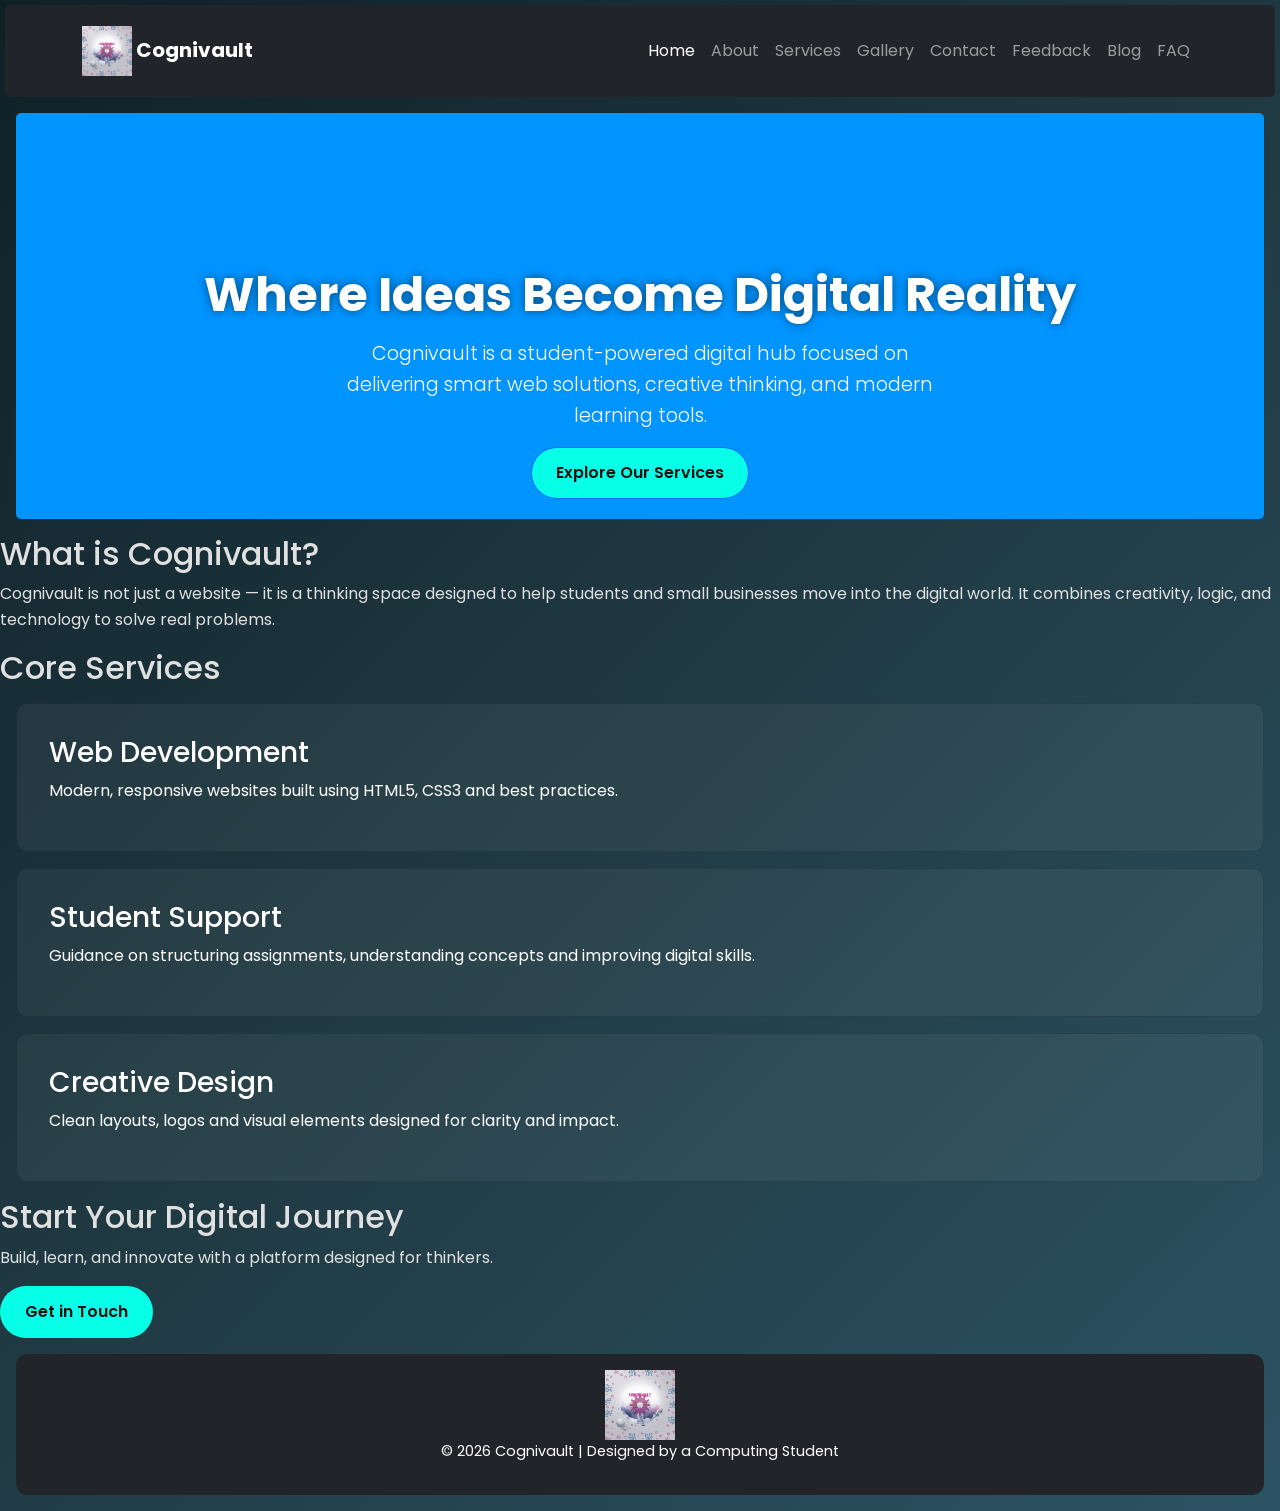
<file: index.html>
<!DOCTYPE html> 

<html lang="en"> 

<head> 

    <meta charset="UTF-8"> 

    <meta name="viewport" content="width=device-width, initial-scale=1.0"> 

    <title>Cognivault | Smart Solutions, Student Innovation</title> 

    <!--Bootsrap CSS-->
    <link rel="stylesheet" href="https://cdn.jsdelivr.net/npm/bootstrap@5.3.2/dist/css/bootstrap.min.css"> 

    <!--Custom CSS-->
    <link rel="stylesheet" href="css/styles.css">

    <!-- Google Fonts--> 
    <link rel="stylesheet" href="https://fonts.googleapis.com/css2?family=Poppins:wght@300;500;700&display=swap"> 

</head> 

 

<body> 

 

    <!-- NAVIGATION --> 
<nav class="navbar navbar-expand-lg navbar-dark bg-dark"> 

  <div class="container"> 
      
    <!--Logo+Brand-->
    <a class="navbar-brand fw-bold" href="index.html">
      <img src="./images/logo.png" alt="Cognivault Logo" class="img-fluid nav-logo" loading="lazy"> 
      Cognivault
    </a>

    <!--Toggler-->
    <button class="navbar-toggler" type="button" data-bs-toggle="collapse" data-bs-target="#navMenu"> 

      <span class="navbar-toggler-icon"></span> 

    </button> 
      

    <div class="collapse navbar-collapse" id="navMenu"> 

      <ul class="navbar-nav ms-auto"> 

        <li class="nav-item"><a class="nav-link active" href="index.HTML">Home</a></li> 

        <li class="nav-item"><a class="nav-link" href="about.html">About</a></li> 

        <li class="nav-item"><a class="nav-link" href="services.html">Services</a></li> 

        <li class="nav-item"><a class="nav-link" href="gallery.html">Gallery</a></li> 

        <li class="nav-item"><a class="nav-link" href="contact.html">Contact</a></li> 
          
        <li class="nav-item"><a class="nav-link" href="feedback.html">Feedback</a></li> 
          
          <li class="nav-item"><a class="nav-link" href="blog.html">Blog</a></li>
            
        <li class="nav-item"><a class="nav-link" href="faq.html">FAQ</a></li> 

      </ul> 

    </div> 

  </div> 

</nav> 

 
    <!-- HERO SECTION --> 

  <section class="hero text-center"> 
      
            <!--Animated MP4 Logo-->
            <video autoplay loop muted playsinline preload="auto" class="hero-logo">
                <source src="./images/logo.mp4" type="video/mp4">
                <!--fallback image-->
            <img src="./images/logo.png" alt="Cognivault Logo" class="img-fluid hero-logo" loading="lazy">
            </video>

        <div class="container"> 

            <h2 class="display-5 fw-bold">Where Ideas Become Digital Reality</h2> 

            <p class="lead">Cognivault is a student-powered digital hub focused on delivering smart web solutions, creative thinking, and modern learning tools.</p> 

            <a href="services.html" class="btn btn-primary mt-3">Explore Our Services</a> 

        </div> 

    </section> 

 

    <!-- ABOUT PREVIEW --> 

    <section class="about-preview"> 

        <h2>What is Cognivault?</h2> 

        <p> 

            Cognivault is not just a website — it is a thinking space designed to  

            help students and small businesses move into the digital world.  

            It combines creativity, logic, and technology to solve real problems. 

        </p> 

    </section> 

 

    <!-- SERVICES PREVIEW --> 

    <section class="services-preview"> 

        <h2>Core Services</h2> 

 

        <div class="services-container"> 

            <div class="card"> 

                <h3>Web Development</h3> 

                <p>Modern, responsive websites built using HTML5, CSS3 and best practices.</p> 

            </div> 

 

            <div class="card"> 

                <h3>Student Support</h3> 

                <p>Guidance on structuring assignments, understanding concepts and improving digital skills.</p> 

            </div> 

 

            <div class="card"> 

                <h3>Creative Design</h3> 

                <p>Clean layouts, logos and visual elements designed for clarity and impact.</p> 

            </div> 

        </div> 

    </section> 

 

    <!-- CALL TO ACTION --> 

    <section class="cta"> 

        <h2>Start Your Digital Journey</h2> 

        <p>Build, learn, and innovate with a platform designed for thinkers.</p> 

        <a href="contact.html" class="btn">Get in Touch</a> 

    </section> 

 
    <!-- FOOTER -->
      <footer class="bg-dark text-white text-center py-3">
            <img src="./images/logo.png" alt="Cognivault Logo" class="img-fluid footer-logo" loading="lazy">
       <p>&copy; 2026 Cognivault | Designed by a Computing Student</p> 
      </footer>

    <!--Bootstrap JS Bundle-->
    <script src="https://cdn.jsdelivr.net/npm/bootstrap@5.3.2/dist/js/bootstrap.bundle.min.js"></script>
     
    <!--Custom JS-->
    <script src="js/script.js"></script>

</body> 

</html>
</file>
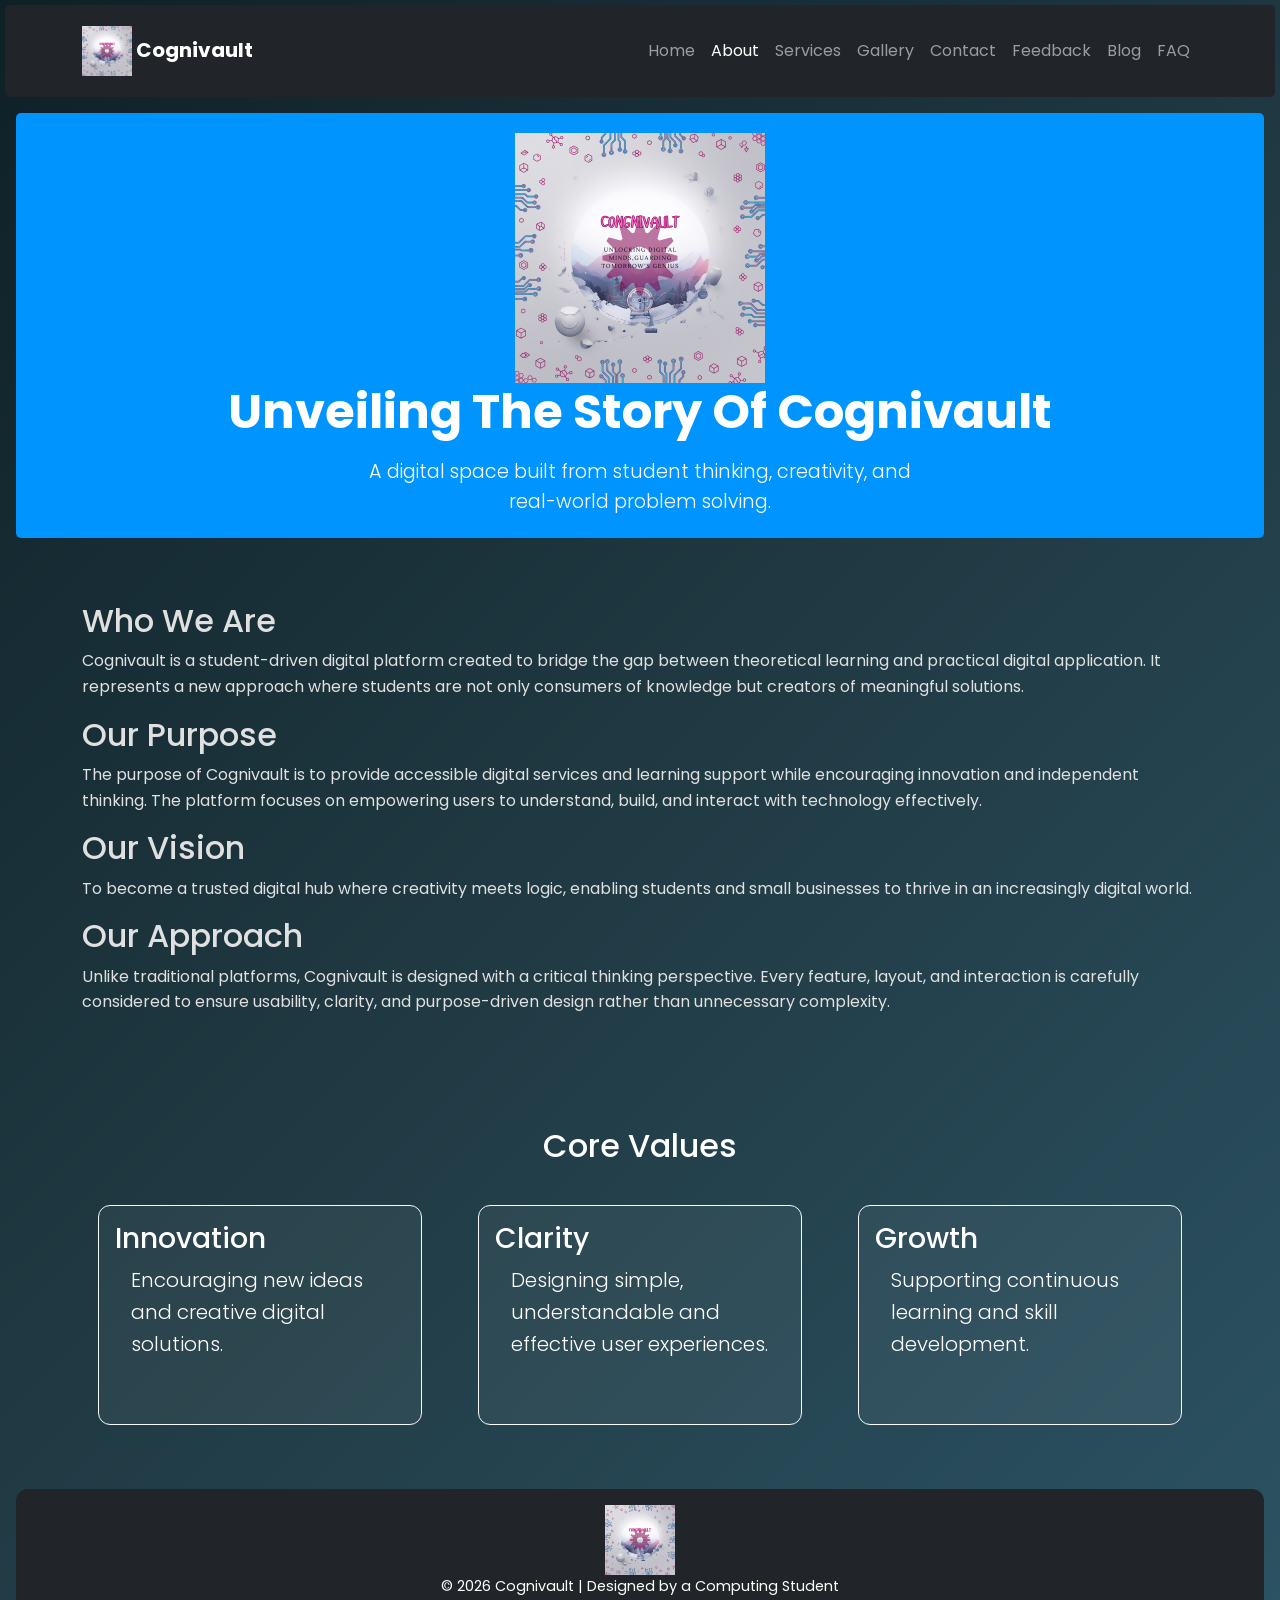
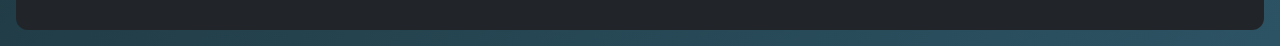
<file: about.html>
<!DOCTYPE html> 

<html lang="en"> 

<head> 

    <meta charset="UTF-8"> 

    <meta name="viewport" content="width=device-width, initial-scale=1.0"> 

    <title>About Cognivault | Shaping Digital Futures</title>
    
    <!--Bootsrap CSS-->
    <link rel="stylesheet" href="https://cdn.jsdelivr.net/npm/bootstrap@5.3.2/dist/css/bootstrap.min.css">

    <!--Custom CSS-->
    <link rel="stylesheet" href="css/styles.css"> 

    <!--Google fonts-->
    <link rel="stylesheet" href="https://fonts.googleapis.com/css2?family=Poppins:wght@300;500;700&display=swap"> 

</head> 

<body> 

    <!-- NAVIGATION --> 
<nav class="navbar navbar-expand-lg navbar-dark bg-dark"> 

  <div class="container"> 
      
    <!--Logo+Brand-->
    <a class="navbar-brand fw-bold" href=index.html>
      <img src="./images/logo.png" alt="Cognivault Logo" class="nav-logo" loading="lazy"> 
      Cognivault
    </a>
    
    <!--Toggler-->
    <button class="navbar-toggler" type="button" data-bs-toggle="collapse" data-bs-target="#navMenu"> 

      <span class="navbar-toggler-icon"></span> 

    </button>
      
    <!--Links-->
    <div class="collapse navbar-collapse" id="navMenu" > 

      <ul class="navbar-nav ms-auto"> 

        <li class="nav-item"><a class="nav-link" href="index.html">Home</a></li> 

        <li class="nav-item"><a class="nav-link active" href="about.html">About</a></li> 

        <li class="nav-item"><a class="nav-link" href="services.html">Services</a></li> 

        <li class="nav-item"><a class="nav-link" href="gallery.html">Gallery</a></li> 

        <li class="nav-item"><a class="nav-link" href="contact.html">Contact</a></li> 

        <li class="nav-item"><a class="nav-link" href="feedback.html">Feedback</a></li> 
          
        <li class="nav-item"><a class="nav-link" href="blog.html">Blog</a></li>
          
        <li class="nav-item"><a class="nav-link" href="faq.html">FAQ</a></li> 

      </ul> 

    </div> 

  </div> 

</nav> 
 
    <!-- ABOUT HERO --> 

  <section class="hero text-center"> 
      
            <img src="./images/logo.png" alt="Cognivault Logo" class="hero-logo" loading="lazy">

        <div class="container"> 

            <h1 class="display-5 fw-bold mb-3">Unveiling The Story Of Cognivault</h1> 

            <p class="lead px-3">A digital space built from student thinking, creativity, and real-world problem solving.</p> 

        </div> 

    </section> 

 

    <!-- MAIN ABOUT CONTENT --> 

    <section class="about-preview py-5"> 
      <div class="container">
        <h2>Who We Are</h2> 

        <p> 

            Cognivault is a student-driven digital platform created to bridge the gap between  

            theoretical learning and practical digital application. It represents a new approach  

            where students are not only consumers of knowledge but creators of meaningful solutions. 

        </p>
                    

 

        <h2>Our Purpose</h2> 

        <p> 

            The purpose of Cognivault is to provide accessible digital services and learning  

            support while encouraging innovation and independent thinking. The platform focuses  

            on empowering users to understand, build, and interact with technology effectively. 

        </p> 

 

        <h2>Our Vision</h2> 

        <p> 

            To become a trusted digital hub where creativity meets logic, enabling students  

            and small businesses to thrive in an increasingly digital world. 

        </p> 

 

        <h2>Our Approach</h2> 

        <p> 

            Unlike traditional platforms, Cognivault is designed with a critical thinking  

            perspective. Every feature, layout, and interaction is carefully considered to  

            ensure usability, clarity, and purpose-driven design rather than unnecessary complexity. 

        </p> 
      </div>
    </section>
    
    <!-- VALUES SECTION --> 
    <section class="about-preview py-5"> 
      <div class="container">
          <h2 class="text-center mb-4 text-white">Core Values</h2> 
          <!--(keeps white text, but now sits on navy background)-->
          <div class="row"> 
              
            <!--Innovation-->
            <div class="col-md-4 col-sm-12 mb-3"> 
                <div class="card border-light p-3 h-100">
                <h3>Innovation</h3> 
                <p class="lead px-3">Encouraging new ideas and creative digital solutions.</p> 
              </div>
            </div> 
    
            <!--Clarity-->
            <div class="col-md-4 col-sm-12 mb-3"> 
                <div class="card border-light p-3 h-100">
               <h3>Clarity</h3> 
               <p class="lead px-3">Designing simple, understandable and effective user experiences.</p> 
              </div>
            </div> 
            
            <!--Growth-->
            <div class="col-md-4 col-sm-12 mb-3"> 
                <div class="card border-light p-3 h-100">
               <h3>Growth</h3> 
                  <p class="lead px-3">Supporting continuous learning and skill development.</p>
              </div>
            </div>
            </div>
          </div>
    </section>

 
    <!-- FOOTER -->
      <footer class="bg-dark text-white text-center py-3">
            <img src="./images/logo.png" alt="Cognivault Logo" class="footer-logo" loading="lazy">
       <p>&copy; 2026 Cognivault | Designed by a Computing Student</p> 
      </footer>

    <!--Bootstrap JS Bundle-->
    <script src="https://cdn.jsdelivr.net/npm/bootstrap@5.3.2/dist/js/bootstrap.bundle.min.js"></script>
     
    <!--Custom JS-->
    <script src="js/script.js"></script>

</body> 

</html>
</file>
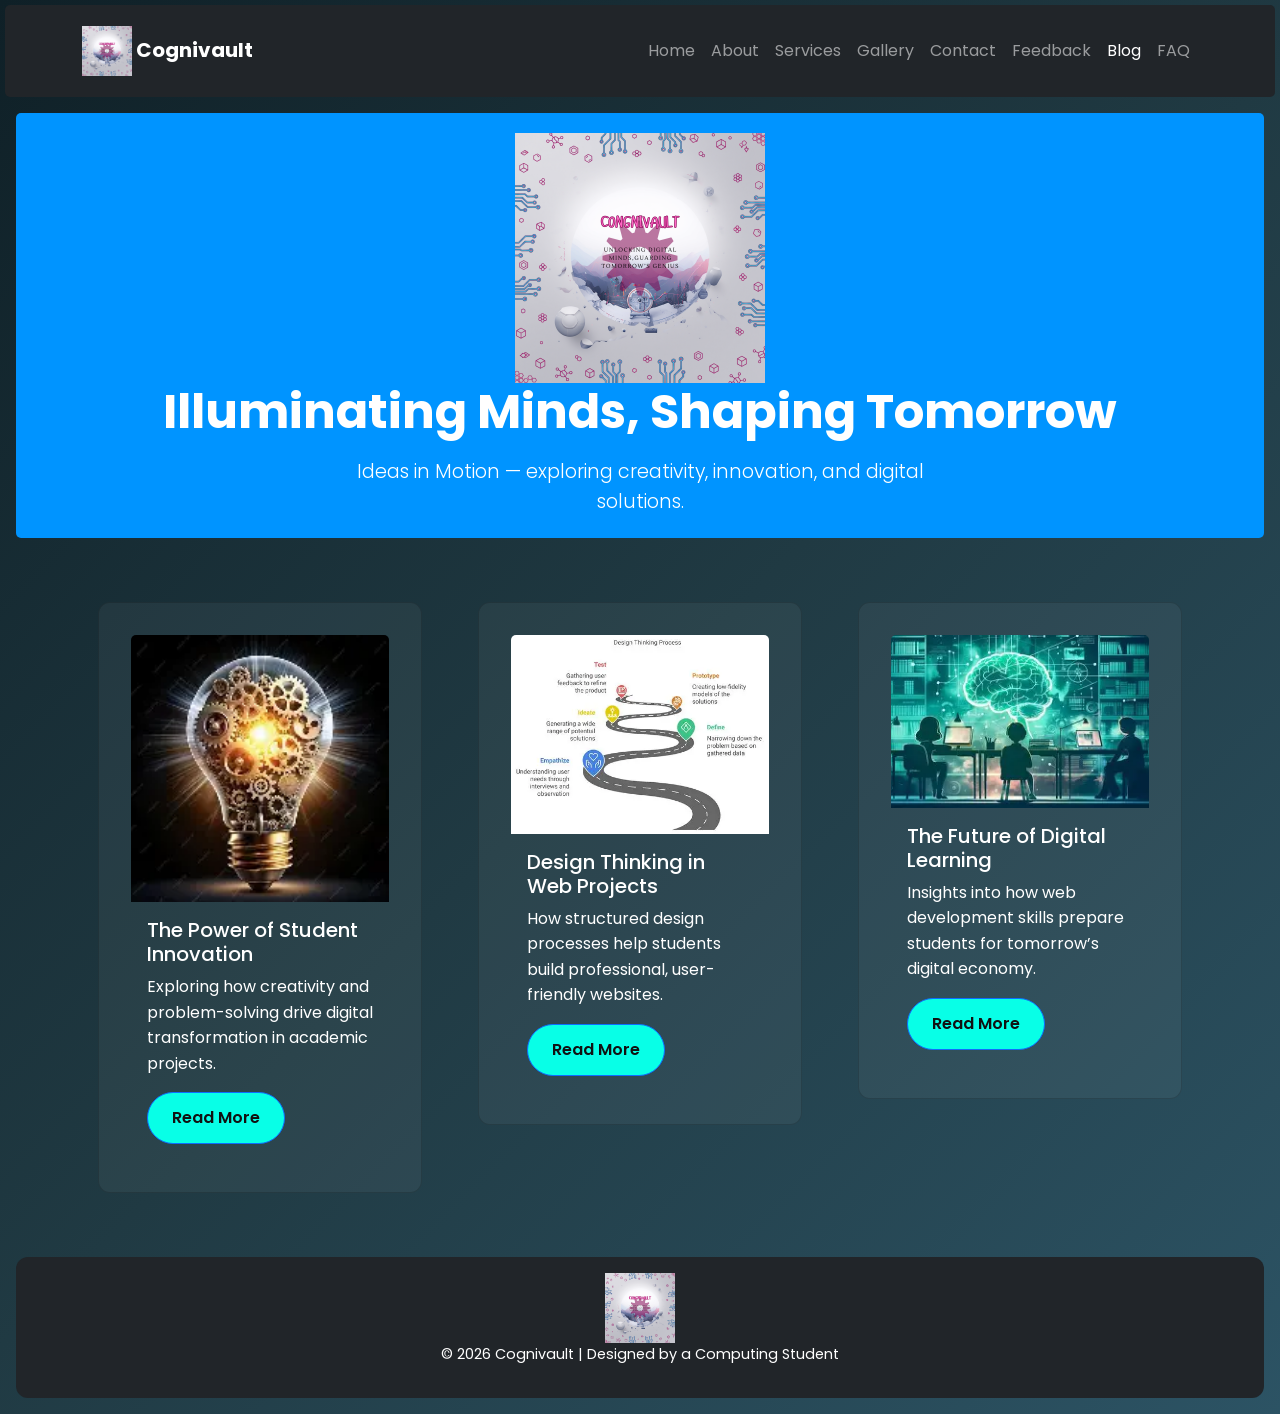
<file: blog.html>
<!DOCTYPE html> 

<html lang="en"> 

<head> 

  <meta charset="UTF-8"> 

  <meta name="viewport" content="width=device-width, initial-scale=1.0"> 

  <title>Cognivault Insights | Ideas in Motion</title> 

 

  <!-- Bootstrap CSS --> 

  <link rel="stylesheet" href="https://cdn.jsdelivr.net/npm/bootstrap@5.3.2/dist/css/bootstrap.min.css"> 

 

  <!-- Custom CSS --> 

  <link rel="stylesheet" href="css/styles.css"> 

 

  <!-- Google Fonts --> 

  <link rel="stylesheet" href="https://fonts.googleapis.com/css2?family=Poppins:wght@300;500;700&display=swap"> 

</head> 

<body> 

 

  <!-- Navigation --> 

  <nav class="navbar navbar-expand-lg navbar-dark bg-dark"> 

    <div class="container"> 
        
      <!--Logo+Brand-->
      <a class="navbar-brand fw-bold" href="index.html">
      <img src="./images/logo.png" alt="Cognivault Logo" class="img-fluid nav-logo" loading="lazy"> 
        Cognivault
      </a>
        
      <!--Toggler-->
      <button class="navbar-toggler" type="button" data-bs-toggle="collapse" data-bs-target="#navMenu"> 

        <span class="navbar-toggler-icon"></span> 

      </button> 
        

      <div class="collapse navbar-collapse" id="navMenu"> 

        <ul class="navbar-nav ms-auto"> 

          <li class="nav-item"><a class="nav-link" href="index.html">Home</a></li> 

          <li class="nav-item"><a class="nav-link" href="about.html">About</a></li> 

          <li class="nav-item"><a class="nav-link" href="services.html">Services</a></li> 

          <li class="nav-item"><a class="nav-link" href="gallery.html">Gallery</a></li> 

          <li class="nav-item"><a class="nav-link" href="contact.html">Contact</a></li> 

          <li class="nav-item"><a class="nav-link" href="feedback.html">Feedback</a></li> 

          <li class="nav-item"><a class="nav-link active" href="blog.html">Blog</a></li> 

          <li class="nav-item"><a class="nav-link" href="faq.html">FAQ</a></li> 

        </ul> 

      </div> 

    </div> 

  </nav> 

 

  <!-- Hero Section --> 

  <section class="hero text-center"> 
      
            <img src="./images/logo.png" alt="Cognivault Logo" class="img-fluid hero-logo" loading="lazy">

    <div class="container"> 

      <h1 class="display-5 fw-bold mb-3">Illuminating Minds, Shaping Tomorrow</h1> 

      <p class="lead px-3">Ideas in Motion — exploring creativity, innovation, and digital solutions.</p> 

    </div> 

  </section> 

 

  <!-- Blog Cards --> 

  <section class="container my-5"> 

    <div class="row g-4"> 

      <!-- Blog Post 1 --> 

      <div class="col-12 col-sm-6 col-md-4"> 

        <div class="card"> 

          <img src="./images/innovation.jpg" class="card-img-top" alt="Innovation concept in students"> 

          <div class="card-body"> 

            <h5 class="card-title">The Power of Student Innovation</h5> 

            <p class="card-text">Exploring how creativity and problem-solving drive digital transformation in academic projects.</p> 

            <a href="innovation.html" class="btn btn-primary">Read More</a> 

          </div> 

        </div> 

      </div> 

      <!-- Blog Post 2 --> 

      <div class="col-12 col-sm-6 col-md-4"> 

        <div class="card"> 

          <img src="./images/design.jpg" class="card-img-top" alt="Design thinking process illustration"> 

          <div class="card-body"> 

            <h5 class="card-title">Design Thinking in Web Projects</h5> 

            <p class="card-text">How structured design processes help students build professional, user-friendly websites.</p> 

            <a href="design.html" class="btn btn-primary">Read More</a> 

          </div> 

        </div> 

      </div> 

      <!-- Blog Post 3 --> 

      <div class="col-12 col-sm-6 col-md-4"> 

        <div class="card"> 

          <img src="./images/future.jpg" class="card-img-top" alt="Future of digital learning with technology"> 

          <div class="card-body"> 

            <h5 class="card-title">The Future of Digital Learning</h5> 

            <p class="card-text">Insights into how web development skills prepare students for tomorrow’s digital economy.</p> 

            <a href="future.html" class="btn btn-primary">Read More</a> 

          </div> 

        </div> 

      </div> 

    </div> 

  </section> 

 

  <!-- Footer --> 

  <footer class="bg-dark text-white text-center py-3"> 
      
            <img src="./images/logo.png" alt="Cognivault Logo" class="img-fluid footer-logo" loading="lazy">

    <p>&copy; 2026 Cognivault | Designed by a Computing Student</p> 

  </footer> 

 

  <!-- Bootstrap JS Bundle --> 

  <script src="https://cdn.jsdelivr.net/npm/bootstrap@5.3.2/dist/js/bootstrap.bundle.min.js"></script> 

 

  <!-- Custom JS --> 

  <script src="js/script.js"></script> 

</body> 

</html>
</file>
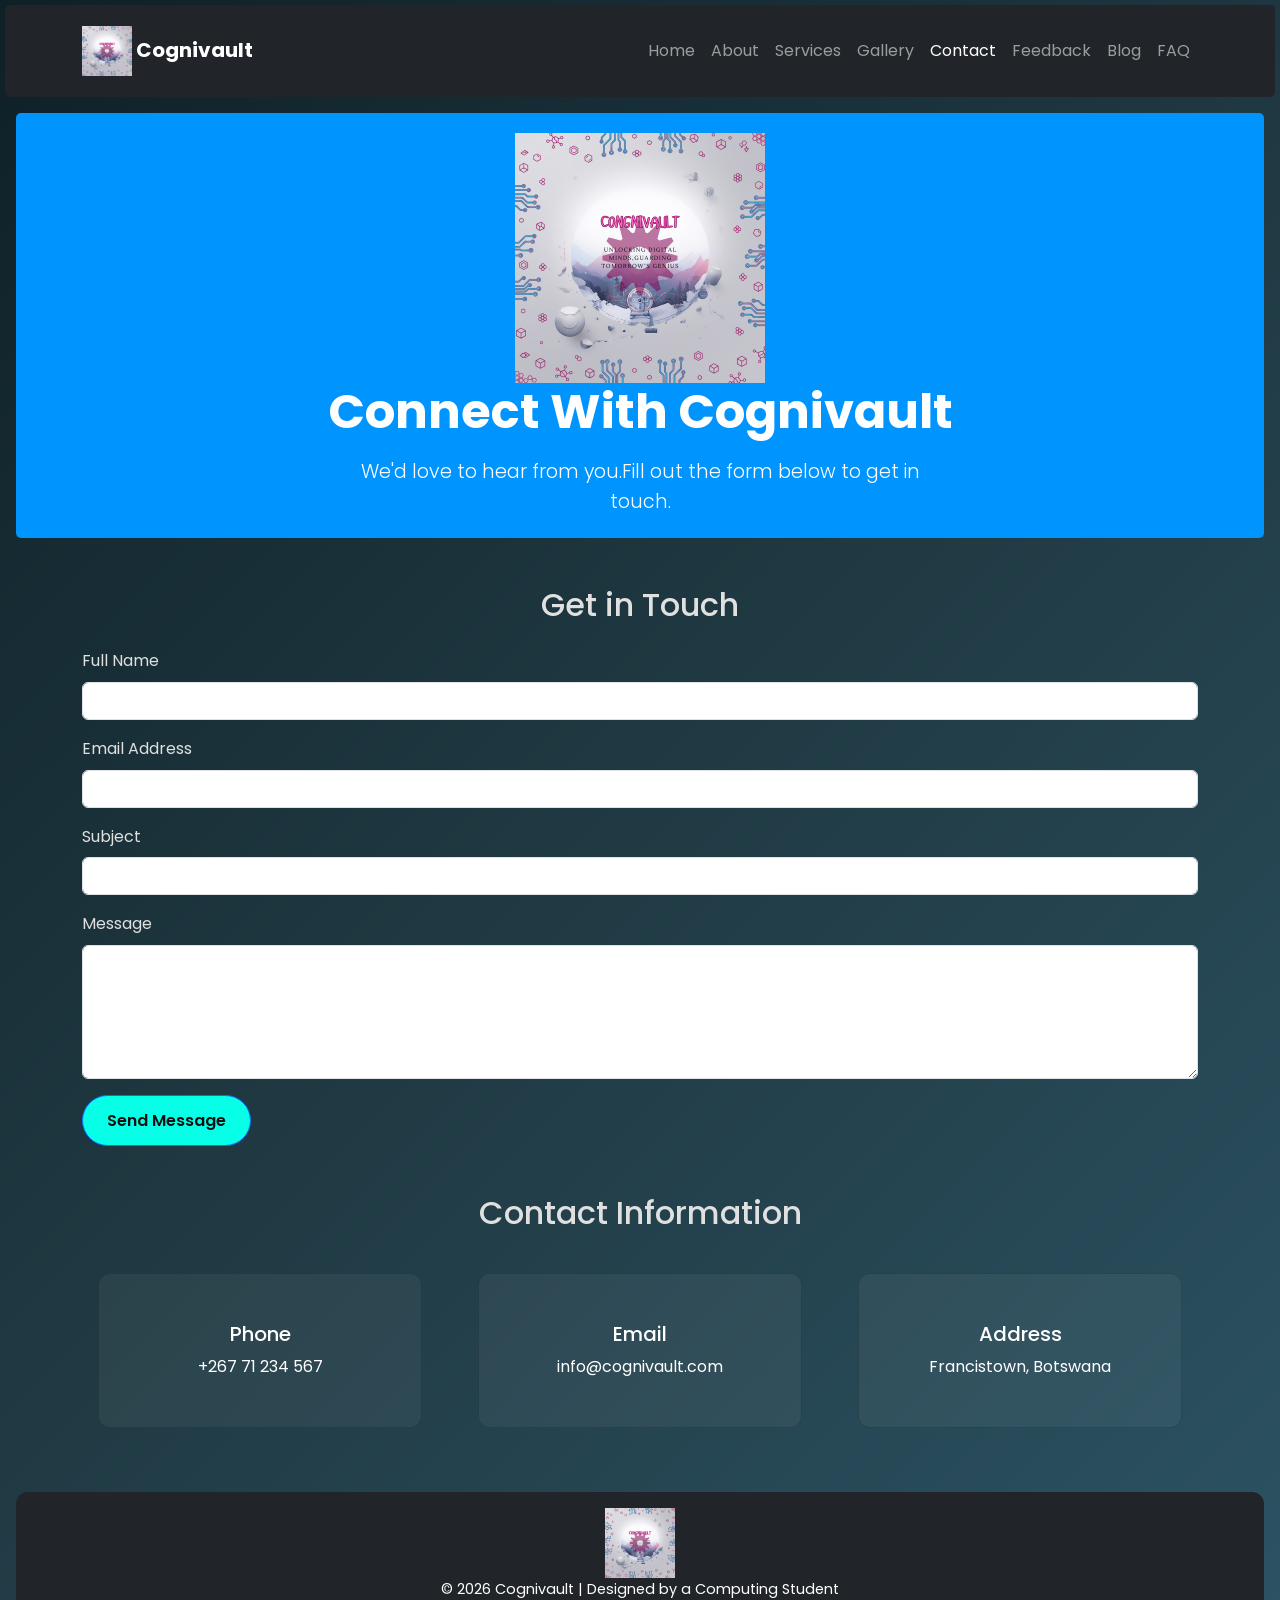
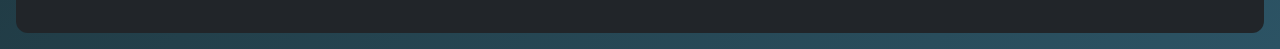
<file: contact.html>
<!DOCTYPE html> 

<html lang="en"> 

<head> 

    <meta charset="UTF-8"> 

    <meta name="viewport" content="width=device-width, initial-scale=1.0"> 

    <title>Connect with Cognivault | Let's Collaborate</title> 

    <!--Bootsrap CSS-->
    <link rel="stylesheet" href="https://cdn.jsdelivr.net/npm/bootstrap@5.3.2/dist/css/bootstrap.min.css"> 

    <!--Custom CSS-->
    <link rel="stylesheet" href="css/styles.css"> 

    <!--Google fonts-->
    <link rel="stylesheet" href="https://fonts.googleapis.com/css2?family=Poppins:wght@300;500;700&display=swap"> 

</head> 

<body> 

    <!-- NAVIGATION --> 
<nav class="navbar navbar-expand-lg navbar-dark bg-dark"> 

  <div class="container"> 
    
    <!--Logo+Brand-->
    <a class="navbar-brand fw-bold" href="index.html">
      <img src="./images/logo.png" alt="Cognivault Logo" class="img-fluid nav-logo" loading="lazy"> 
      Cognivault
    </a>
    
    <!--Toggler-->
    <button class="navbar-toggler" type="button" data-bs-toggle="collapse" data-bs-target="#navMenu"> 

      <span class="navbar-toggler-icon"></span> 

    </button>
    

    <div class="collapse navbar-collapse" id=”navMenu”> 

      <ul class="navbar-nav ms-auto"> 

        <li class="nav-item"><a class="nav-link" href="index.html">Home</a></li> 

        <li class="nav-item"><a class="nav-link" href="about.html">About</a></li> 

        <li class="nav-item"><a class="nav-link" href="services.html">Services</a></li> 

        <li class="nav-item"><a class="nav-link" href="gallery.html">Gallery</a></li> 

        <li class="nav-item"><a class="nav-link active" href="contact.html">Contact</a></li> 
 
        <li class="nav-item"><a class="nav-link" href="feedback.html">Feedback</a></li> 

        <li class="nav-item"><a class="nav-link" href="blog.html">Blog</a></li>
        
        <li class="nav-item"><a class="nav-link" href="faq.html">FAQ</a></li> 

      </ul> 

    </div> 

  </div> 

</nav> 

 
    <!-- HERO --> 

  <section class="hero text-center"> 
    
            <img src="./images/logo.png" alt="Cognivault Logo" class="img-fluid hero-logo" loading="lazy">

        <div class="container"> 

            <h1 class="display-5 fw-bold mb-3">Connect With Cognivault</h1> 

            <p class="lead px-3">We'd love to hear from you.Fill out the form below to get in touch.</p> 

        </div> 

    </section> 

 <!--CONTACT FORM-->

<section class="contact my-5"> 

  <div class="container"> 

    <h2 class="text-center mb-4">Get in Touch</h2> 

    <form class="contact-form"> 

       

      <!--Full Name-->

      <div class="mb-3"> 

        <label for="name" class="form-label">Full Name</label> 

        <input type="text" id="name" class="form-control" required> 

      </div> 

 

      <!--Email-->

      <div class="mb-3"> 

        <label for="email" class="form-label">Email Address</label> 

        <input type="email" id="email" class="form-control" required> 

      </div> 

 

      <!--Subject-->

      <div class="mb-3"> 

        <label for="subject" class="form-label">Subject</label> 

        <input type="text" id="subject" class="form-control" required> 

      </div> 

 

      <!--Message-->

      <div class="mb-3"> 

        <label for="message" class="form-label">Message</label> 

        <textarea id="message" class="form-control" rows="5" required></textarea> 

      </div> 

 

      <!--Submit Button-->

      <button type="submit" class="btn btn-primary">Send Message</button> 

    </form> 

  </div> 

</section> 

 

<!--CONTACT INFO-->

<section class="contact-info my-5"> 

  <div class="container"> 

    <h2 class="text-center mb-4">Contact Information</h2> 

    <div class="row"> 

       

      <!--Phone-->

      <div class="col-md-4 text-center"> 

        <div class="card"> 

          <div class="card-body"> 

            <h5 class="card-title">Phone</h5> 

            <p class="card-text">+267 71 234 567</p> 

          </div> 

        </div> 

      </div> 

 

      <!--Email-->

      <div class="col-md-4 text-center"> 

        <div class="card"> 

          <div class="card-body"> 

            <h5 class="card-title">Email</h5> 

            <p class="card-text">info@cognivault.com</p> 

          </div> 

        </div> 

      </div> 

 

      <!--Address-->

      <div class="col-md-4 text-center"> 

        <div class="card"> 

          <div class="card-body"> 

            <h5 class="card-title">Address</h5> 

            <p class="card-text">Francistown, Botswana</p> 

          </div> 

        </div> 

      </div> 

 

    </div> 

  </div> 

</section> 

 
    <!-- FOOTER -->
      <footer class="bg-dark text-white text-center py-3">
            <img src="./images/logo.png" alt="Cognivault Logo" class="img-fluid footer-logo" loading="lazy">
       <p>&copy; 2026 Cognivault | Designed by a Computing Student</p> 
      </footer>

    <!--Bootstrap JS Bundle-->
    <script src="https://cdn.jsdelivr.net/npm/bootstrap@5.3.2/dist/js/bootstrap.bundle.min.js"></script>
     
    <!--Custom JS-->
    <script src="js/script.js"></script>

</body> 

</html>
</file>
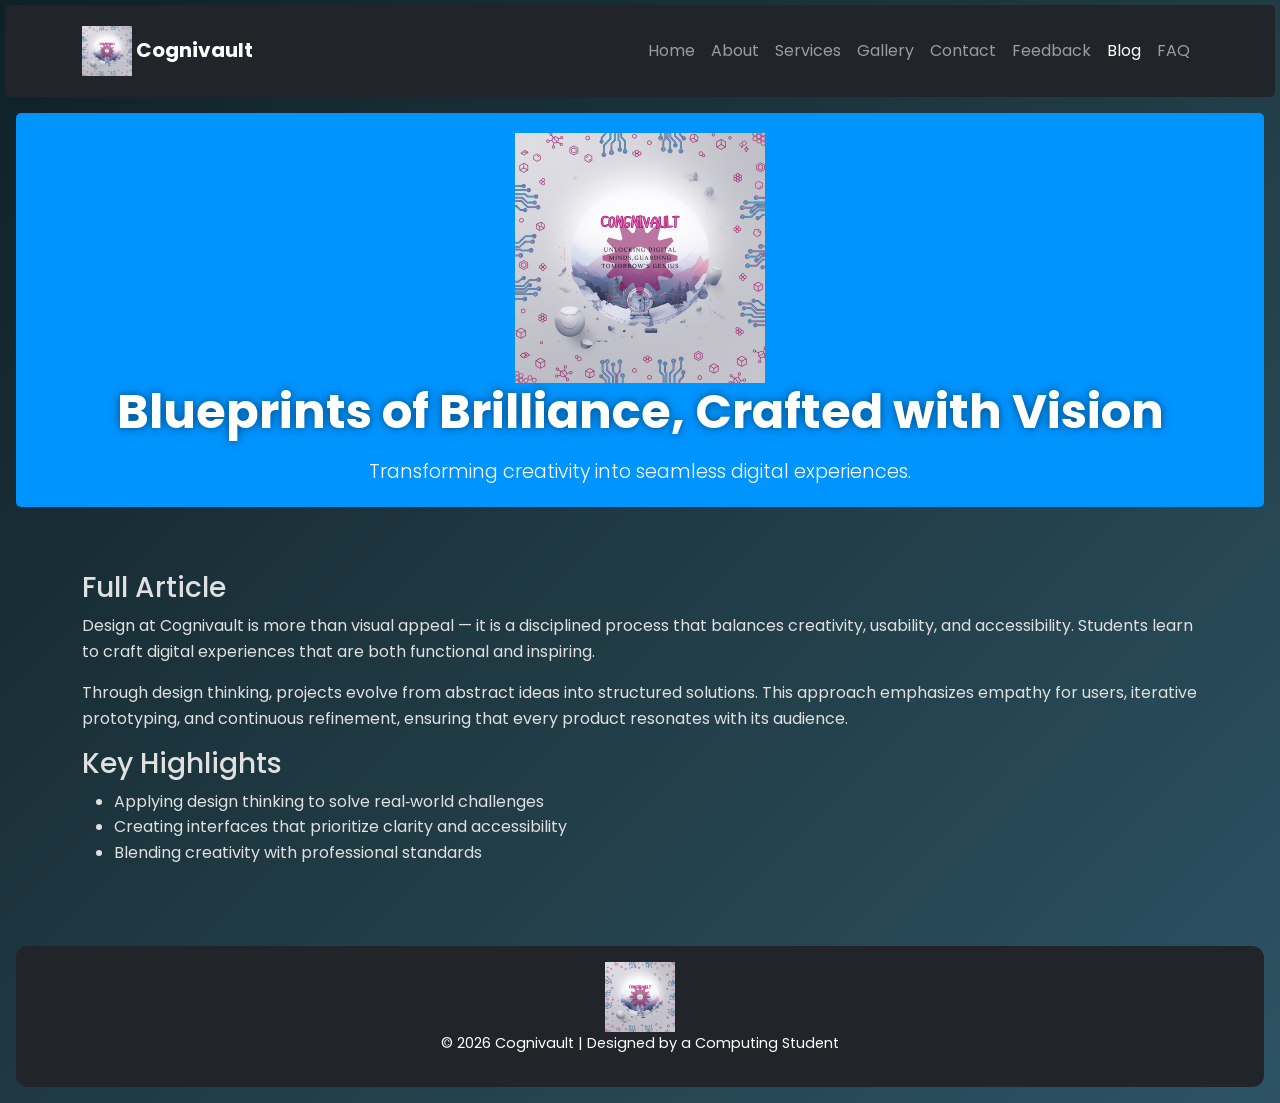
<file: design.html>
<!DOCTYPE html> 

<html lang="en"> 

<head> 

    <meta charset="UTF-8"> 

    <meta name="viewport" content="width=device-width, initial-scale=1.0"> 

    <title>Design Insights | Cognivault</title>
    
    <!--Bootsrap CSS-->
    <link rel="stylesheet" href="https://cdn.jsdelivr.net/npm/bootstrap@5.3.2/dist/css/bootstrap.min.css">

    <!--Custom CSS-->
    <link rel="stylesheet" href="css/styles.css"> 

    <!--Google fonts-->
    <link rel="stylesheet" href="https://fonts.googleapis.com/css2?family=Poppins:wght@300;500;700&display=swap"> 

</head> 

<body> 

    <!-- NAVIGATION --> 
<nav class="navbar navbar-expand-lg navbar-dark bg-dark"> 

  <div class="container"> 
      
    <!--Logo+Brand-->
    <a class="navbar-brand fw-bold" href="index.html">
      <img src="./images/logo.png" alt="Cognivault Logo" class="img-fluid nav-logo" loading="lazy"> 
      Cognivault
    </a>
    
    <!--Toggler-->
    <button class="navbar-toggler" type="button" data-bs-toggle="collapse" data-bs-target="#navMenu"> 

      <span class="navbar-toggler-icon"></span> 

    </button>
      
    <!--Links-->
    <div class="collapse navbar-collapse" id="navMenu" > 

      <ul class="navbar-nav ms-auto"> 

        <li class="nav-item"><a class="nav-link" href="index.html">Home</a></li> 

        <li class="nav-item"><a class="nav-link" href="about.html">About</a></li> 

        <li class="nav-item"><a class="nav-link" href="services.html">Services</a></li> 

        <li class="nav-item"><a class="nav-link" href="gallery.html">Gallery</a></li> 

        <li class="nav-item"><a class="nav-link" href="contact.html">Contact</a></li> 

        <li class="nav-item"><a class="nav-link" href="feedback.html">Feedback</a></li> 
          
        <li class="nav-item"><a class="nav-link active" href="blog.html">Blog</a></li>
        
        <li class="nav-item"><a class="nav-link" href="faq.html">FAQ</a></li> 
         
      </ul> 

    </div> 

  </div> 

</nav> 
 
    <!-- ABOUT HERO --> 

  <section class="hero text-center"> 
      
            <img src="./images/logo.png" alt="Cognivault Logo" class="img-fluid hero-logo" loading="lazy">

        <div class="container"> 

            <h2 class="display-5 fw-bold">Blueprints of Brilliance, Crafted with Vision</h2> 

            <p class="lead">Transforming creativity into seamless digital experiences.</p> 

        </div> 

    </section> 

   <!--Article Content-->
 
  <section class="container py-5"> 

    <h3>Full Article</h3> 

    <p>Design at Cognivault is more than visual appeal — it is a disciplined process that balances creativity, usability, and accessibility. Students learn to craft digital experiences that are both functional and inspiring.</p> 

    <p>Through design thinking, projects evolve from abstract ideas into structured solutions. This approach emphasizes empathy for users, iterative prototyping, and continuous refinement, ensuring that every product resonates with its audience.</p> 

    <h3>Key Highlights</h3> 

    <ul> 

      <li>Applying design thinking to solve real‑world challenges</li> 

      <li>Creating interfaces that prioritize clarity and accessibility</li> 

      <li>Blending creativity with professional standards</li> 

    </ul> 

  </section> 

  <!-- FOOTER -->
      <footer class="bg-dark text-white text-center py-3">
            <img src="./images/logo.png" alt="Cognivault Logo" class="img-fluid footer-logo" loading="lazy">
       <p>&copy; 2026 Cognivault | Designed by a Computing Student</p> 
      </footer>

    <!--Bootstrap JS Bundle-->
    <script src="https://cdn.jsdelivr.net/npm/bootstrap@5.3.2/dist/js/bootstrap.bundle.min.js"></script>
     
    <!--Custom JS-->
    <script src="js/script.js"></script>

</body> 

</html>
</file>
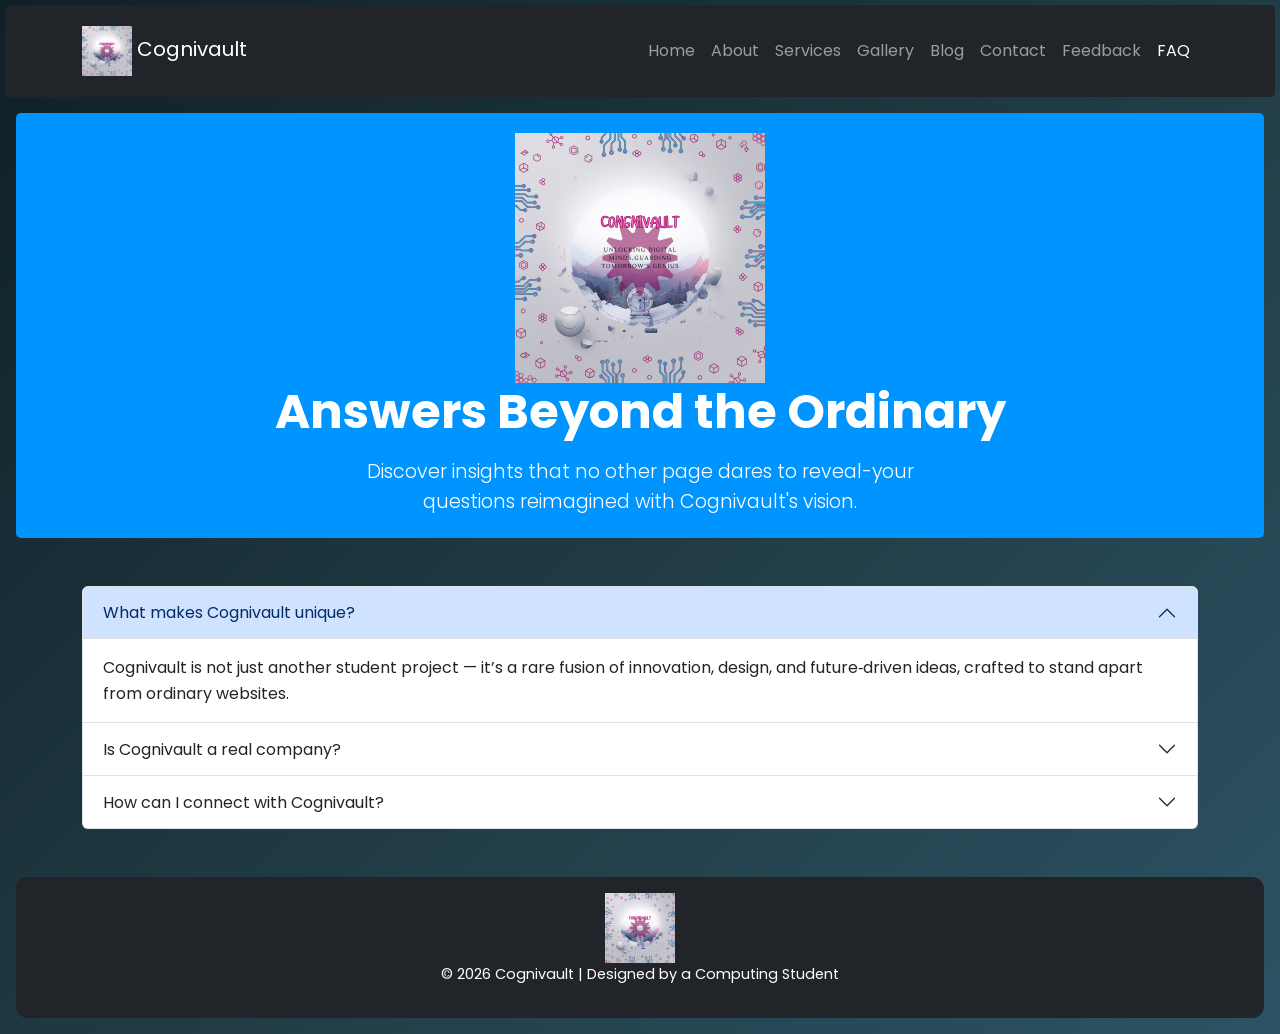
<file: faq.html>
<!DOCTYPE html> 

<html lang="en"> 

<head> 

   <meta charset="UTF-8"> 

   <meta name="viewport" content="width=device-width, initial-scale=1.0"> 

   <title>Cognivault | Unveiling Curiosity</title> 

   <!--Bootstrap CSS--> 
   <link rel="stylesheet" href="https://cdn.jsdelivr.net/npm/bootstrap@5.3.0/dist/css/bootstrap.min.css"> 

   <!--Google Fonts--> 
   <link rel="stylesheet" href="https://fonts.googleapis.com/css2?family=Poppins:wght@300;500;700&display=swap"> 

   <!--Custom CSS-->
   <link rel="stylesheet" href="css/styles.css">

</head> 

<body>      

  <!--Navigation--> 

<nav class="navbar navbar-expand-lg navbar-dark bg-dark"> 

    <div class="container"> 
       
      <!--Logo+Brand-->
      <a class="navbar-brand" href="index.html">
      <img src="./images/logo.png" alt="Cognivault Logo" class="img-fluid nav-logo" loading="lazy"> 
        Cognivault
      </a>
        
      <!--Toggler--> 
      <button class="navbar-toggler" type="button" data-bs-toggle="collapse" data-bs-target="#navMenu"> 
        <span class="navbar-toggler-icon"></span> 

      </button> 
     
      <!--Links-->
      <div class="collapse navbar-collapse" id="navMenu"> 

        <ul class="navbar-nav ms-auto"> 

          <li class="nav-item"><a class="nav-link" href="index.html">Home</a></li> 

          <li class="nav-item"><a class="nav-link" href="about.html">About</a></li> 

          <li class="nav-item"><a class="nav-link" href="services.html">Services</a></li> 

          <li class="nav-item"><a class="nav-link" href="gallery.html">Gallery</a></li> 

          <li class="nav-item"><a class="nav-link" href="blog.html">Blog</a></li> 

          <li class="nav-item"><a class="nav-link" href="contact.html">Contact</a></li> 

          <li class="nav-item"><a class="nav-link" href="feedback.html">Feedback</a></li> 

          <li class="nav-item"><a class="nav-link active" href="faq.html">FAQ</a></li> 

        </ul> 

      </div> 
          
    </div>
    
</nav>

 <!-- ABOUT HERO --> 

  <section class="hero text-center"> 
      
            <img src="./images/logo.png" alt="Cognivault Logo" class="img-fluid hero-logo" loading="lazy">

        <div class="container"> 

            <h1 class="display-5 fw-bold mb-3">Answers Beyond the Ordinary</h1> 

            <p class="lead px-3">Discover insights that no other page dares to reveal-your questions reimagined with Cognivault's vision.</p> 

        </div> 

    </section> 

  <!--FAQ Section-->

  <section class="container my-5"> 

    <div class="accordion" id="faqAccordion"> 

 

      <!--FAQ 1-->

      <div class="accordion-item"> 

        <h2 class="accordion-header" id="q1"> 

          <button class="accordion-button" type="button" data-bs-toggle="collapse" data-bs-target="#a1"> 

            What makes Cognivault unique? 

          </button> 

        </h2> 

        <div id="a1" class="accordion-collapse collapse show" data-bs-parent="#faqAccordion"> 

          <div class="accordion-body"> 

            Cognivault is not just another student project — it’s a rare fusion of innovation, design, and future‑driven ideas, crafted to stand apart from ordinary websites. 

          </div> 

        </div> 

      </div> 

 

      <!--FAQ 2-->

      <div class="accordion-item"> 

        <h2 class="accordion-header" id="q2"> 

          <button class="accordion-button collapsed" type="button" data-bs-toggle="collapse" data-bs-target="#a2"> 

            Is Cognivault a real company? 

          </button> 

        </h2> 

        <div id="a2" class="accordion-collapse collapse" data-bs-parent="#faqAccordion"> 

          <div class="accordion-body"> 
   
            Cognivault is a conceptual brand created for academic excellence. It represents creativity and professionalism, designed to showcase web development skills in a one‑of‑a‑kind way. 

          </div> 

        </div> 

      </div> 

 

      <!--FAQ 3-->

      <div class="accordion-item"> 

        <h2 class="accordion-header" id="q3"> 

          <button class="accordion-button collapsed" type="button" data-bs-toggle="collapse" data-bs-target="#a3"> 

            How can I connect with Cognivault? 

          </button> 

        </h2> 

        <div id="a3" class="accordion-collapse collapse" data-bs-parent="#faqAccordion"> 

          <div class="accordion-body"> 

            You can reach out through the Contact and Feedback pages. Every message helps shape Cognivault’s journey into something even more extraordinary. 

          </div> 

        </div> 

      </div> 

    </div> 

  </section> 

 

  <!--Footer-->

  <footer class="bg-dark text-white text-center py-3"> 

            <img src="./images/logo.png" alt="Cognivault Logo" class="img-fluid footer-logo" loading="lazy">

    <p>&copy; 2026 Cognivault | Designed by a Computing Student</p> 

  </footer> 

 

  <!--Bootstrap JS Bundle-->

  <script src=https://cdn.jsdelivr.net/npm/bootstrap@5.3.0/dist/js/bootstrap.bundle.min.js></script> 

  <!--Custom JS-->

  <script src="js/script.js"></script> 

</body> 

</html>
</file>
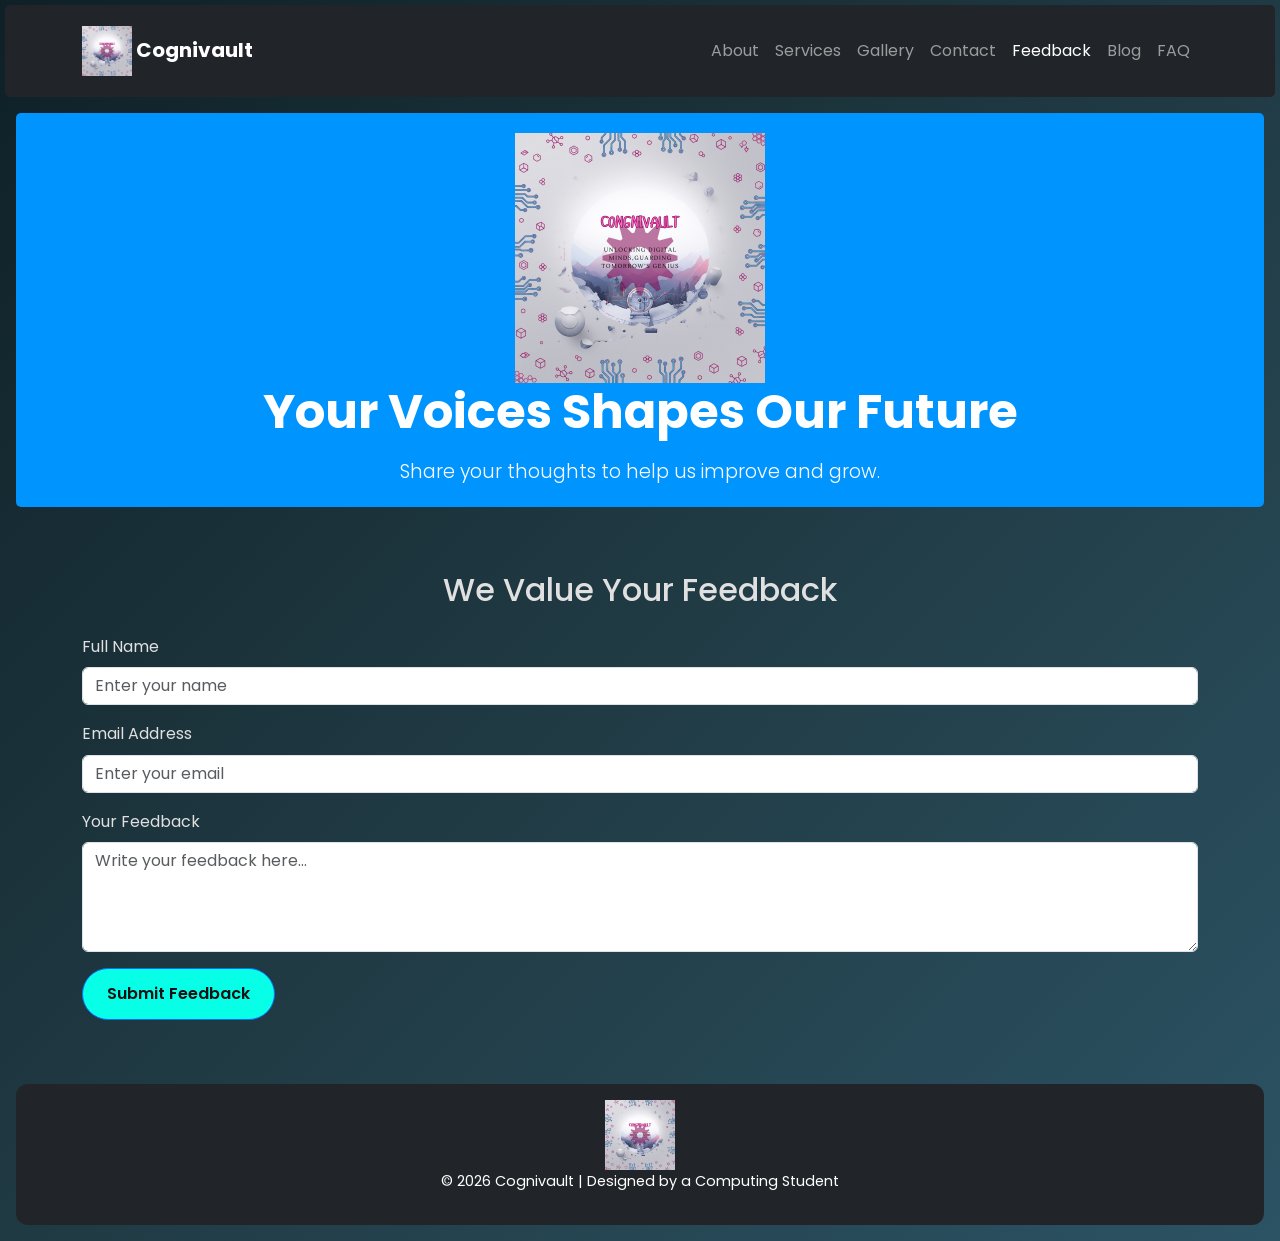
<file: feedback.html>
<!DOCTYPE html> 

<html lang="en"> 

<head> 

  <meta charset="UTF-8"> 

  <meta name="viewport" content="width=device-width, initial-scale=1.0"> 

  <title>Feedback Hub | Your Voice Shapes Innovation</title> 

  <!--Bootstrap CSS-->

  <link rel="stylesheet" href="https://cdn.jsdelivr.net/npm/bootstrap@5.3.2/dist/css/bootstrap.min.css"> 

  <!--Custom CSS-->

  <link rel="stylesheet" href="css/styles.css"> 

  <!--Google Fonts--> 

  <link rel="stylesheet" href="https://fonts.googleapis.com/css2?family=Poppins:wght@300;500;700&display=swap"> 

</head> 

<body> 

  <!--Navigation-->

  <nav class="navbar navbar-expand-lg navbar-dark bg-dark"> 

    <div class="container"> 
      
      <!--Logo+Brand-->
      <a class="navbar-brand fw-bold" href="index.html">
      <img src="./images/logo.png" alt="Cognivault Logo" class="img-fluid nav-logo" loading="lazy"> 
        Cognivault
      </a>

      <!--Toggler-->
      <button class="navbar-toggler" type="button" data-bs-toggle="collapse" data-bs-target="#navMenu"> 

        <span class="navbar-toggler-icon"></span> 

      </button> 
      

      <div class="collapse navbar-collapse" id="navMenu"> 

        <ul class="navbar-nav ms-auto"> 

          <li class="nav-item"><a class="nav-link" href="about.html">About</a></li> 

          <li class="nav-item"><a class="nav-link" href="services.html">Services</a></li> 

          <li class="nav-item"><a class="nav-link" href="gallery.html">Gallery</a></li> 

          <li class="nav-item"><a class="nav-link" href="contact.html">Contact</a></li> 

          <li class="nav-item"><a class="nav-link active" href="feedback.html">Feedback</a></li> 
          
          <li class="nav-item"><a class="nav-link" href="blog.html">Blog</a></li>
          
          <li class="nav-item"><a class="nav-link" href="faq.html">FAQ</a></li> 

        </ul> 

      </div> 

    </div> 

  </nav> 

  <!--Hero Section-->
  <section class="hero text-center"> 
            <img src="./images/logo.png" alt="Cognivault Logo" class="img-fluid hero-logo" loading="lazy">
    <div class="container">
        <h1 class="display-5 fw-bold mb-3">Your Voices Shapes Our Future</h1>
        <p class="lead px-3">Share your thoughts to help us improve and grow.</p>
    </div>
  </section>

  <!--Feedback Form-->

  <section class="py-5"> 

    <div class="container"> 

      <h2 class="mb-4 text-center">We Value Your Feedback</h2> 

      <form> 

        <div class="mb-3"> 

          <label for="name" class="form-label">Full Name</label> 

          <input type="text" class="form-control" id="name" placeholder="Enter your name" required> 

        </div> 

        <div class="mb-3"> 

          <label for="email" class="form-label">Email Address</label> 

          <input type="email" class="form-control" id="email" placeholder="Enter your email" required> 

        </div> 

        <div class="mb-3"> 

          <label for="feedback" class="form-label">Your Feedback</label> 

          <textarea class="form-control" id="feedback" rows="4" placeholder="Write your feedback here..." required></textarea> 

        </div> 

        <button type="submit" class="btn btn-primary">Submit Feedback</button> 

      </form> 

    </div> 

  </section> 

 

  <!--Footer-->

  <footer class="bg-dark text-white text-center py-3"> 
    
            <img src="./images/logo.png" alt="Cognivault Logo" class="img-fluid footer-logo" loading="lazy">

    <p>&copy; 2026 Cognivault | Designed by a Computing Student</p> 

  </footer> 

  <!--Bootstrap JS Bundle-->

  <script src="https://cdn.jsdelivr.net/npm/bootstrap@5.3.2/dist/js/bootstrap.bundle.min.js"></script> 
    
  <!--Custom JS-->
  <script src="js/script.js"></script>
    
</body> 

</html>
</file>
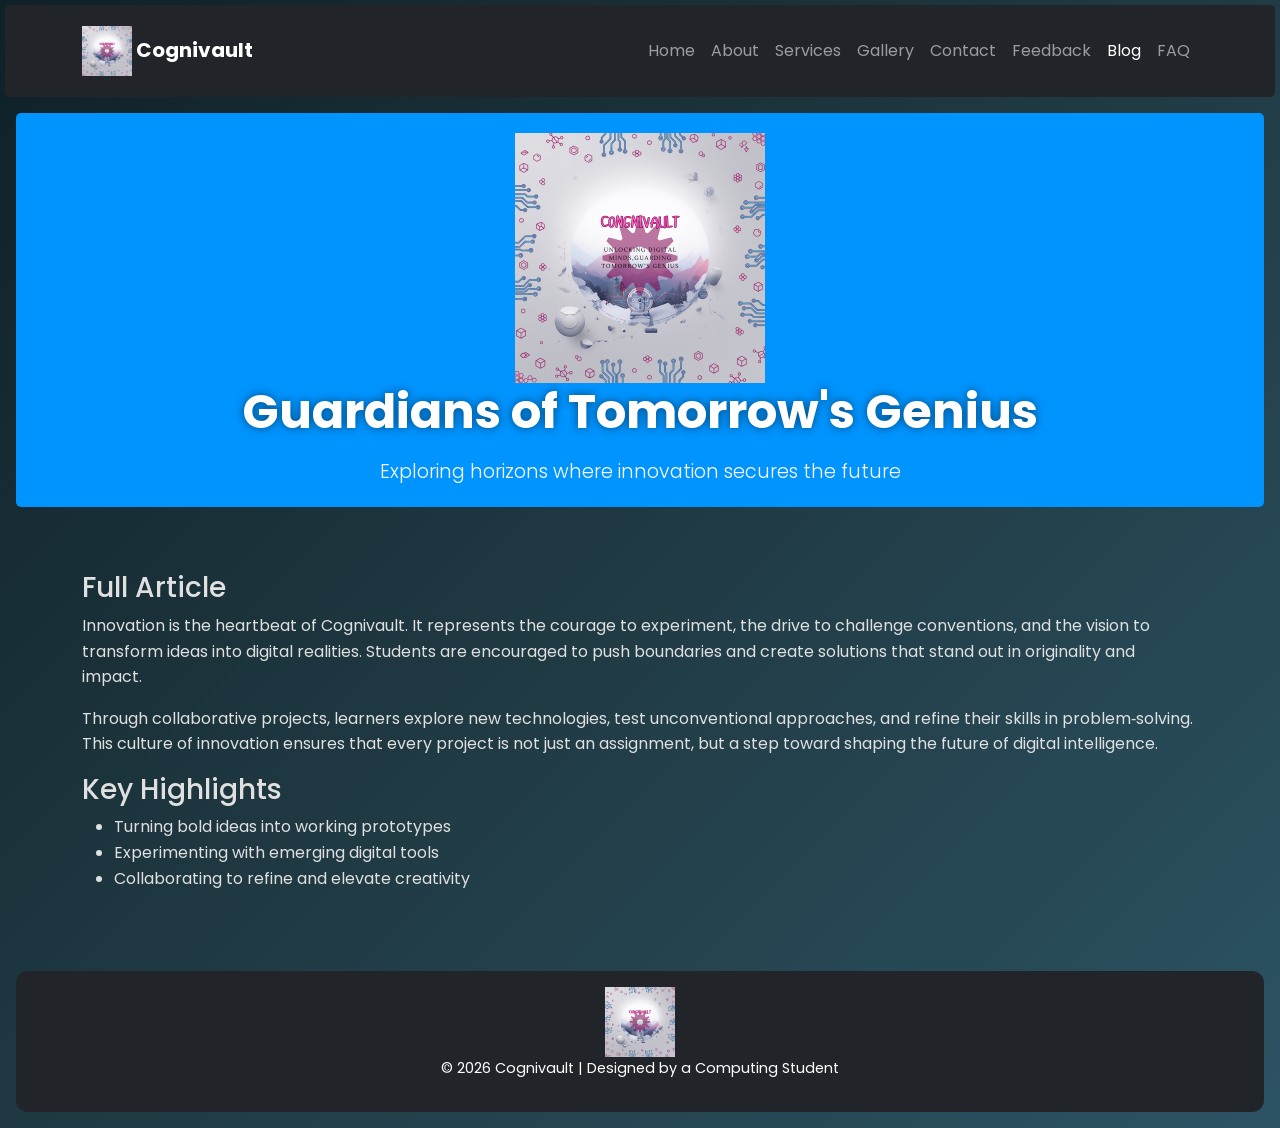
<file: future.html>
<!DOCTYPE html> 

<html lang="en"> 

<head> 

    <meta charset="UTF-8"> 

    <meta name="viewport" content="width=device-width, initial-scale=1.0"> 

    <title>Future Insights | Cognivault</title>
    
    <!--Bootsrap CSS-->
    <link rel="stylesheet" href="https://cdn.jsdelivr.net/npm/bootstrap@5.3.2/dist/css/bootstrap.min.css">

    <!--Custom CSS-->
    <link rel="stylesheet" href="css/styles.css"> 

    <!--Google fonts-->
    <link rel="stylesheet" href="https://fonts.googleapis.com/css2?family=Poppins:wght@300;500;700&display=swap"> 

</head> 

<body> 
 
    <!-- NAVIGATION --> 
<nav class="navbar navbar-expand-lg navbar-dark bg-dark"> 

  <div class="container"> 
      
    <!--Logo+Brand-->
    <a class="navbar-brand fw-bold" href="index.html">
      <img src="./images/logo.png" alt="Cognivault Logo" class="img-fluid nav-logo" loading="lazy"> 
      Cognivault
    </a>
    
    <!--Toggler-->
    <button class="navbar-toggler" type="button" data-bs-toggle="collapse" data-bs-target="#navMenu"> 

      <span class="navbar-toggler-icon"></span> 

    </button>
      
    <!--Links-->
    <div class="collapse navbar-collapse" id="navMenu" > 

      <ul class="navbar-nav ms-auto"> 

        <li class="nav-item"><a class="nav-link" href="index.html">Home</a></li> 

        <li class="nav-item"><a class="nav-link" href="about.html">About</a></li> 

        <li class="nav-item"><a class="nav-link" href="services.html">Services</a></li> 

        <li class="nav-item"><a class="nav-link" href="gallery.html">Gallery</a></li> 

        <li class="nav-item"><a class="nav-link" href="contact.html">Contact</a></li> 

        <li class="nav-item"><a class="nav-link" href="feedback.html">Feedback</a></li> 
          
        <li class="nav-item"><a class="nav-link active" href="blog.html">Blog</a></li>
        
        <li class="nav-item"><a class="nav-link" href="faq.html">FAQ</a></li> 

      </ul> 

    </div> 

  </div> 

</nav> 

    <!-- ABOUT HERO --> 

  <section class="hero text-center"> 
      
            <img src="./images/logo.png" alt="Cognivault Logo" class="img-fluid hero-logo" loading="lazy">

        <div class="container"> 

            <h2 class="display-5 fw-bold">Guardians of Tomorrow's Genius</h2> 

            <p class="lead">Exploring horizons where innovation secures the future</p> 

        </div> 

    </section> 
 
  <!--Article Content-->
  
  <section class="container py-5"> 

    <h3>Full Article</h3> 

    <p>Innovation is the heartbeat of Cognivault. It represents the courage to experiment, the drive to challenge conventions, and the vision to transform ideas into digital realities. Students are encouraged to push boundaries and create solutions that stand out in originality and impact.</p> 

    <p>Through collaborative projects, learners explore new technologies, test unconventional approaches, and refine their skills in problem‑solving. This culture of innovation ensures that every project is not just an assignment, but a step toward shaping the future of digital intelligence.</p> 

    <h3>Key Highlights</h3> 

    <ul> 

      <li>Turning bold ideas into working prototypes</li> 

      <li>Experimenting with emerging digital tools</li> 

      <li>Collaborating to refine and elevate creativity</li> 

    </ul> 

  </section> 
    
 <!-- FOOTER -->
      <footer class="bg-dark text-white text-center py-3">
            <img src="./images/logo.png" alt="Cognivault Logo" class="img-fluid footer-logo" loading="lazy">
       <p>&copy; 2026 Cognivault | Designed by a Computing Student</p> 
      </footer>

    <!--Bootstrap JS Bundle-->
    <script src="https://cdn.jsdelivr.net/npm/bootstrap@5.3.2/dist/js/bootstrap.bundle.min.js"></script>
     
    <!--Custom JS-->
    <script src="js/script.js"></script>

</body> 

</html>
</file>
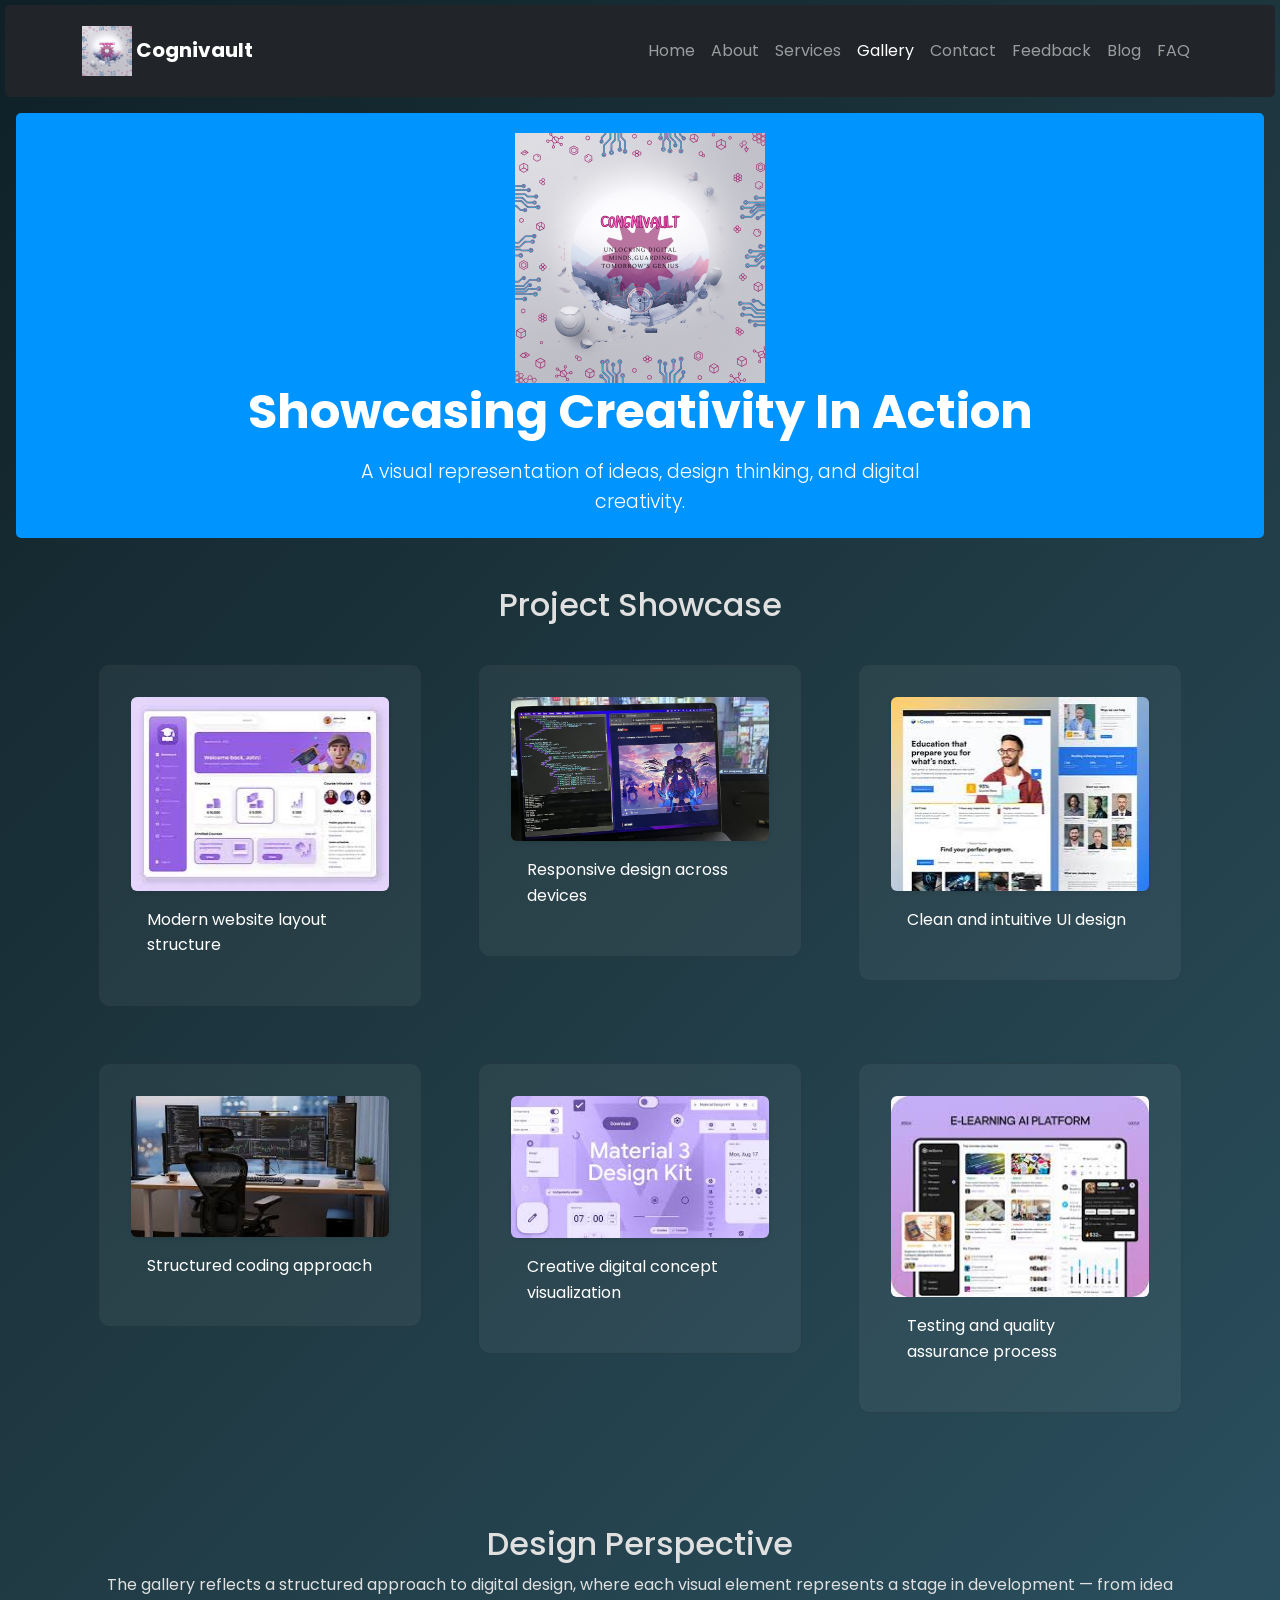
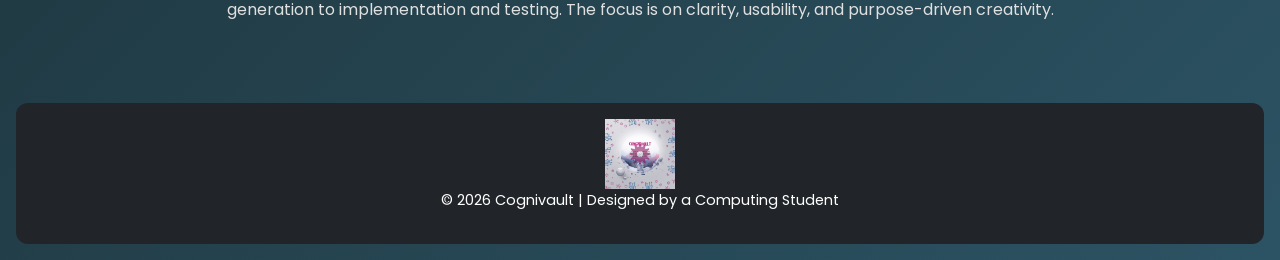
<file: gallery.html>
<!DOCTYPE html> 

<html lang="en"> 

<head> 

    <meta charset="UTF-8"> 

    <meta name="viewport" content="width=device-width, initial-scale=1.0"> 

    <title>Cognivault Gallery | Ideas in Action</title>
    
    <!--Bootsrap CSS-->
    <link rel="stylesheet" href="https://cdn.jsdelivr.net/npm/bootstrap@5.3.2/dist/css/bootstrap.min.css"> 
    
    <!--Custom CSS-->
    <link rel="stylesheet" href="css/styles.css"> 

    <!--Google Fonts-->
    <link rel="stylesheet" href="https://fonts.googleapis.com/css2?family=Poppins:wght@300;500;700&display=swap"> 

</head> 

 

<body> 

 

    <!-- NAVIGATION --> 
<nav class="navbar navbar-expand-lg navbar-dark bg-dark"> 

  <div class="container"> 
    
    <!--Logo+Brand-->
    <a class="navbar-brand fw-bold" href="index.html"> 
      <img src="./images/logo.png" alt="Cognivault Logo" class="img-fluid nav-logo" loading="lazy"> 
      Cognivault
    </a>

    <!--Toggler-->
    <button class="navbar-toggler" type="button" data-bs-toggle="collapse" data-bs-target="#navMenu"> 

      <span class="navbar-toggler-icon"></span> 

    </button> 
    

    <div class="collapse navbar-collapse" id="navMenu"> 

      <ul class="navbar-nav ms-auto"> 

        <li class="nav-item"><a class="nav-link" href="index.html">Home</a></li> 

        <li class="nav-item"><a class="nav-link" href="about.html">About</a></li> 

        <li class="nav-item"><a class="nav-link" href="services.html">Services</a></li> 

        <li class="nav-item"><a class="nav-link active" href="gallery.html">Gallery</a></li> 

        <li class="nav-item"><a class="nav-link" href="contact.html">Contact</a></li> 
  
        <li class="nav-item"><a class="nav-link" href="feedback.html">Feedback</a></li> 
        
        <li class="nav-item"><a class="nav-link" href="blog.html">Blog</a></li>
        
        <li class="nav-item"><a class="nav-link" href="faq.html">FAQ</a></li> 

      </ul> 

    </div> 

  </div> 

</nav> 

 
    <!-- HERO --> 

  <section class="hero text-center"> 
 
            <img src="./images/logo.png" alt="Cognivault Logo" class="img-fluid hero-logo" loading="lazy">

        <div class="container"> 
        
            <h1 class="display-5 fw-bold mb-3">Showcasing Creativity In Action</h1> 

            <p class="lead px-3">A visual representation of ideas, design thinking, and digital creativity.</p>

        </div> 

    </section> 

<!--GALLERY SECTION (Bootstrap Grid)-->

<section class="gallery-section my-5"> 

  <div class="container"> 

    <h2 class="text-center mb-4">Project Showcase</h2> 

    <div class="row g-4"> 

       

      <!--Image 1-->

      <div class="col-md-4"> 

        <div class="card"> 

          <img src="./images/project1.jpg" class="img-fluid rounded shadow-sm" alt="Website layout design"> 

          <div class="card-body"> 

            <p class="card-text">Modern website layout structure</p> 

          </div> 

        </div> 

      </div> 

 

      <!--Image 2-->

      <div class="col-md-4"> 

        <div class="card"> 

          <img src="./images/project2.jpg" class="img-fluid rounded shadow-sm" alt="Responsive web design example"> 

          <div class="card-body"> 

            <p class="card-text">Responsive design across devices</p> 

          </div> 

        </div> 

      </div> 

 

      <!--Image 3-->

      <div class="col-md-4"> 

        <div class="card"> 

          <img src="./images/project3.jpg" class="img-fluid rounded shadow-sm" alt="User interface design"> 

          <div class="card-body"> 

            <p class="card-text">Clean and intuitive UI design</p> 

          </div> 

        </div> 

      </div> 

 

      <!--Image 4-->

      <div class="col-md-4"> 

        <div class="card"> 

          <img src="./images/project4.jpg" class="img-fluid rounded shadow-sm" alt="Code development process"> 

          <div class="card-body"> 

            <p class="card-text">Structured coding approach</p> 

          </div> 

        </div> 

      </div> 

 

      <!--Image 5-->

      <div class="col-md-4"> 

        <div class="card"> 

          <img src="./images/project5.jpg" class="img-fluid rounded shadow-sm" alt="Creative digital concept"> 

          <div class="card-body"> 

            <p class="card-text">Creative digital concept visualization</p> 

          </div> 

        </div> 

      </div> 

 

      <!--Image 6-->

      <div class="col-md-4"> 

        <div class="card"> 

          <img src="./images/project6.jpg" class="img-fluid rounded" alt="Website testing process"> 

          <div class="card-body"> 

            <p class="card-text">Testing and quality assurance process</p> 

          </div> 

        </div> 

      </div> 

    </div> 

  </div> 

</section> 

 
    <!-- DESCRIPTION SECTION --> 

    <section class="about-preview text-center py-5">
        <div class="container">

        <h2>Design Perspective</h2> 

        <p> 

            The gallery reflects a structured approach to digital design, where each visual  

            element represents a stage in development — from idea generation to implementation  

            and testing. The focus is on clarity, usability, and purpose-driven creativity. 

        </p> 

        </div>
    </section>

 

    <!-- FOOTER -->
      <footer class="bg-dark text-white text-center py-3">
            <img src="./images/logo.png" alt="Cognivault Logo" class="img-fluid footer-logo" loading="lazy">
       <p>&copy; 2026 Cognivault | Designed by a Computing Student</p> 
      </footer>

    <!--Bootstrap JS Bundle-->
    <script src="https://cdn.jsdelivr.net/npm/bootstrap@5.3.2/dist/js/bootstrap.bundle.min.js"></script>
     
    <!--Custom JS-->
    <script src="js/script.js"></script>

</body> 

</html>
</file>
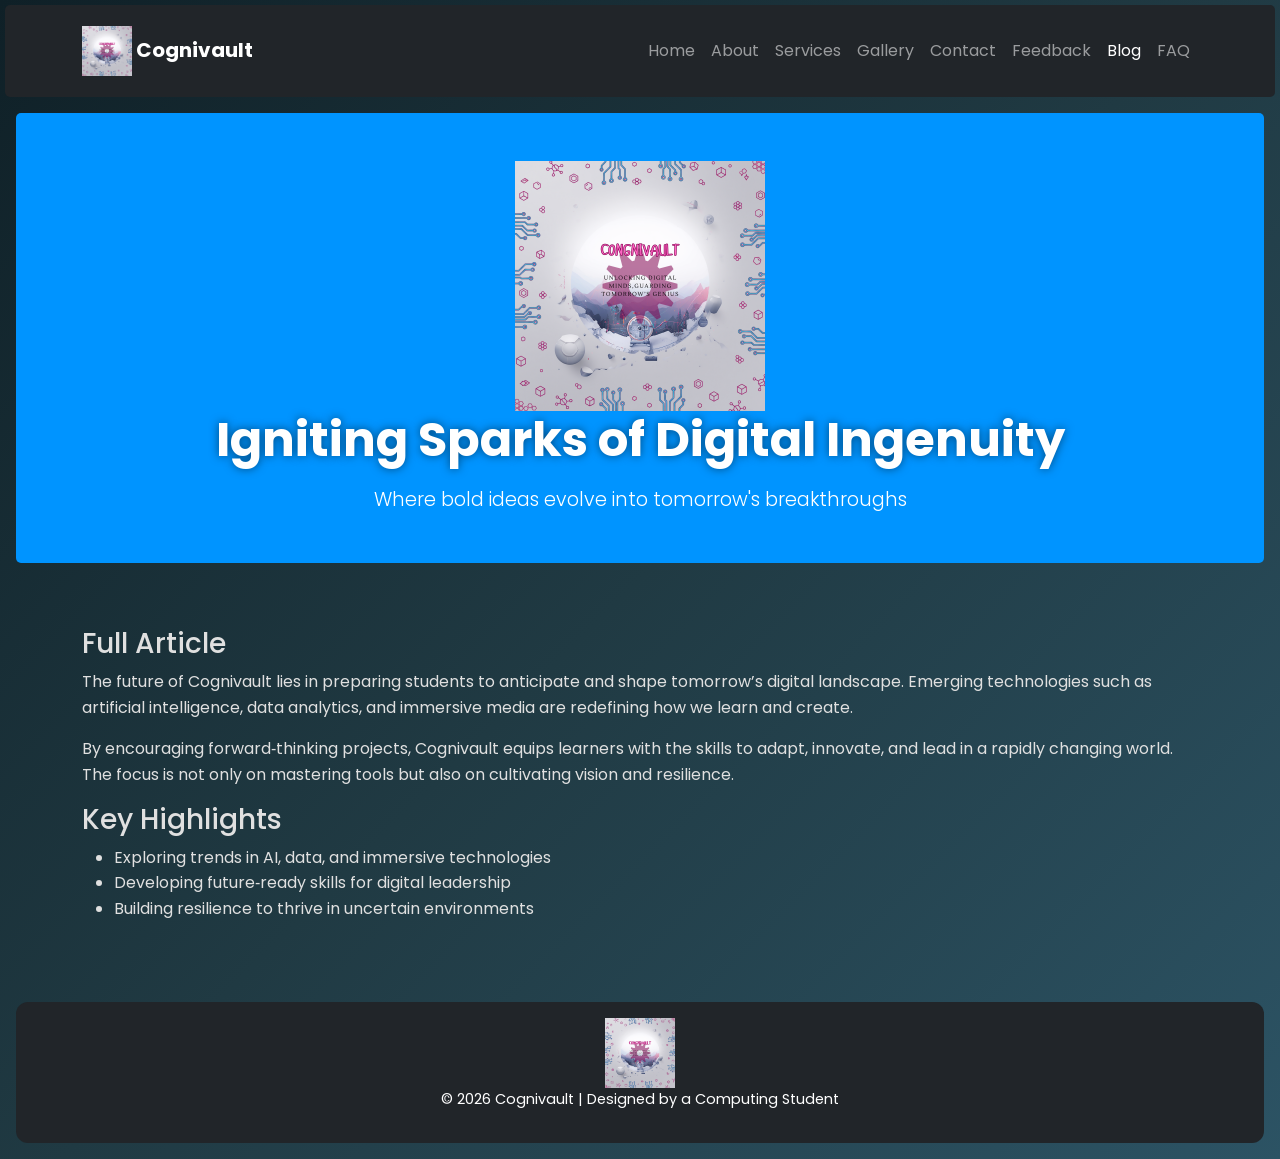
<file: innovation.html>
<!DOCTYPE html> 

<html lang="en"> 

<head> 

    <meta charset="UTF-8"> 

    <meta name="viewport" content="width=device-width, initial-scale=1.0"> 

    <title>Innovation Insights | Cognivault</title>
    
    <!--Bootsrap CSS-->
    <link rel="stylesheet" href="https://cdn.jsdelivr.net/npm/bootstrap@5.3.2/dist/css/bootstrap.min.css">

    <!--Custom CSS-->
    <link rel="stylesheet" href="css/styles.css"> 

    <!--Google fonts-->
    <link rel="stylesheet" href="https://fonts.googleapis.com/css2?family=Poppins:wght@300;500;700&display=swap"> 

</head> 

<body> 

    <!-- NAVIGATION --> 
<nav class="navbar navbar-expand-lg navbar-dark bg-dark"> 

  <div class="container"> 
      
    <!--Logo+Brand-->
    <a class="navbar-brand fw-bold" href="index.html">
            <img src="./images/logo.png" alt="Cognivault Logo" class="img-fluid nav-logo" loading="lazy">
      Cognivault
    </a>
    
    <!--Toggler-->
    <button class="navbar-toggler" type="button" data-bs-toggle="collapse" data-bs-target="#navMenu"> 

      <span class="navbar-toggler-icon"></span> 

    </button>
      
    <!--Links-->
    <div class="collapse navbar-collapse" id="navMenu" > 

      <ul class="navbar-nav ms-auto"> 

        <li class="nav-item"><a class="nav-link" href="index.html">Home</a></li> 

        <li class="nav-item"><a class="nav-link" href="about.html">About</a></li> 

        <li class="nav-item"><a class="nav-link" href="services.html">Services</a></li> 

        <li class="nav-item"><a class="nav-link" href="gallery.html">Gallery</a></li> 

        <li class="nav-item"><a class="nav-link" href="contact.html">Contact</a></li> 

        <li class="nav-item"><a class="nav-link" href="feedback.html">Feedback</a></li> 
          
        <li class="nav-item"><a class="nav-link active" href="blog.html">Blog</a></li>
        
        <li class="nav-item"><a class="nav-link" href="faq.html">FAQ</a></li> 

      </ul> 

    </div> 

  </div> 

</nav> 
 
    <!-- ABOUT HERO --> 

  <section class="hero text-center py-5"> 
      
            <img src="./images/logo.png" alt="Cognivault Logo" class="img-fluid hero-logo" loading="lazy">

        <div class="container"> 

            <h2 class="display-5 fw-bold">Igniting Sparks of Digital Ingenuity</h2> 

            <p class="lead">Where bold ideas evolve into tomorrow's breakthroughs</p> 

        </div> 

    </section> 

  <!--Article Content--> 
 
  <section class="container py-5"> 

    <h3>Full Article</h3> 

    <p>The future of Cognivault lies in preparing students to anticipate and shape tomorrow’s digital landscape. Emerging technologies such as artificial intelligence, data analytics, and immersive media are redefining how we learn and create.</p> 

    <p>By encouraging forward‑thinking projects, Cognivault equips learners with the skills to adapt, innovate, and lead in a rapidly changing world. The focus is not only on mastering tools but also on cultivating vision and resilience.</p> 

    <h3>Key Highlights</h3> 

    <ul> 

      <li>Exploring trends in AI, data, and immersive technologies</li> 

      <li>Developing future‑ready skills for digital leadership</li> 

      <li>Building resilience to thrive in uncertain environments</li> 

    </ul> 

  </section> 
   
<!--Footer--> 

  <footer class="bg-dark text-white text-center py-3"> 
    
            <img src="./images/logo.png" alt="Cognivault Logo" class="img-fluid footer-logo" loading="lazy">

    <p>&copy; 2026 Cognivault | Designed by a Computing Student</p> 

  </footer> 

  <!-- Bootstrap JS Bundle --> 

  <script src="https://cdn.jsdelivr.net/npm/bootstrap@5.3.2/dist/js/bootstrap.bundle.min.js"></script> 

  <!-- Custom JS --> 

  <script src="js/script.js"></script> 

</body> 

</html>
</file>
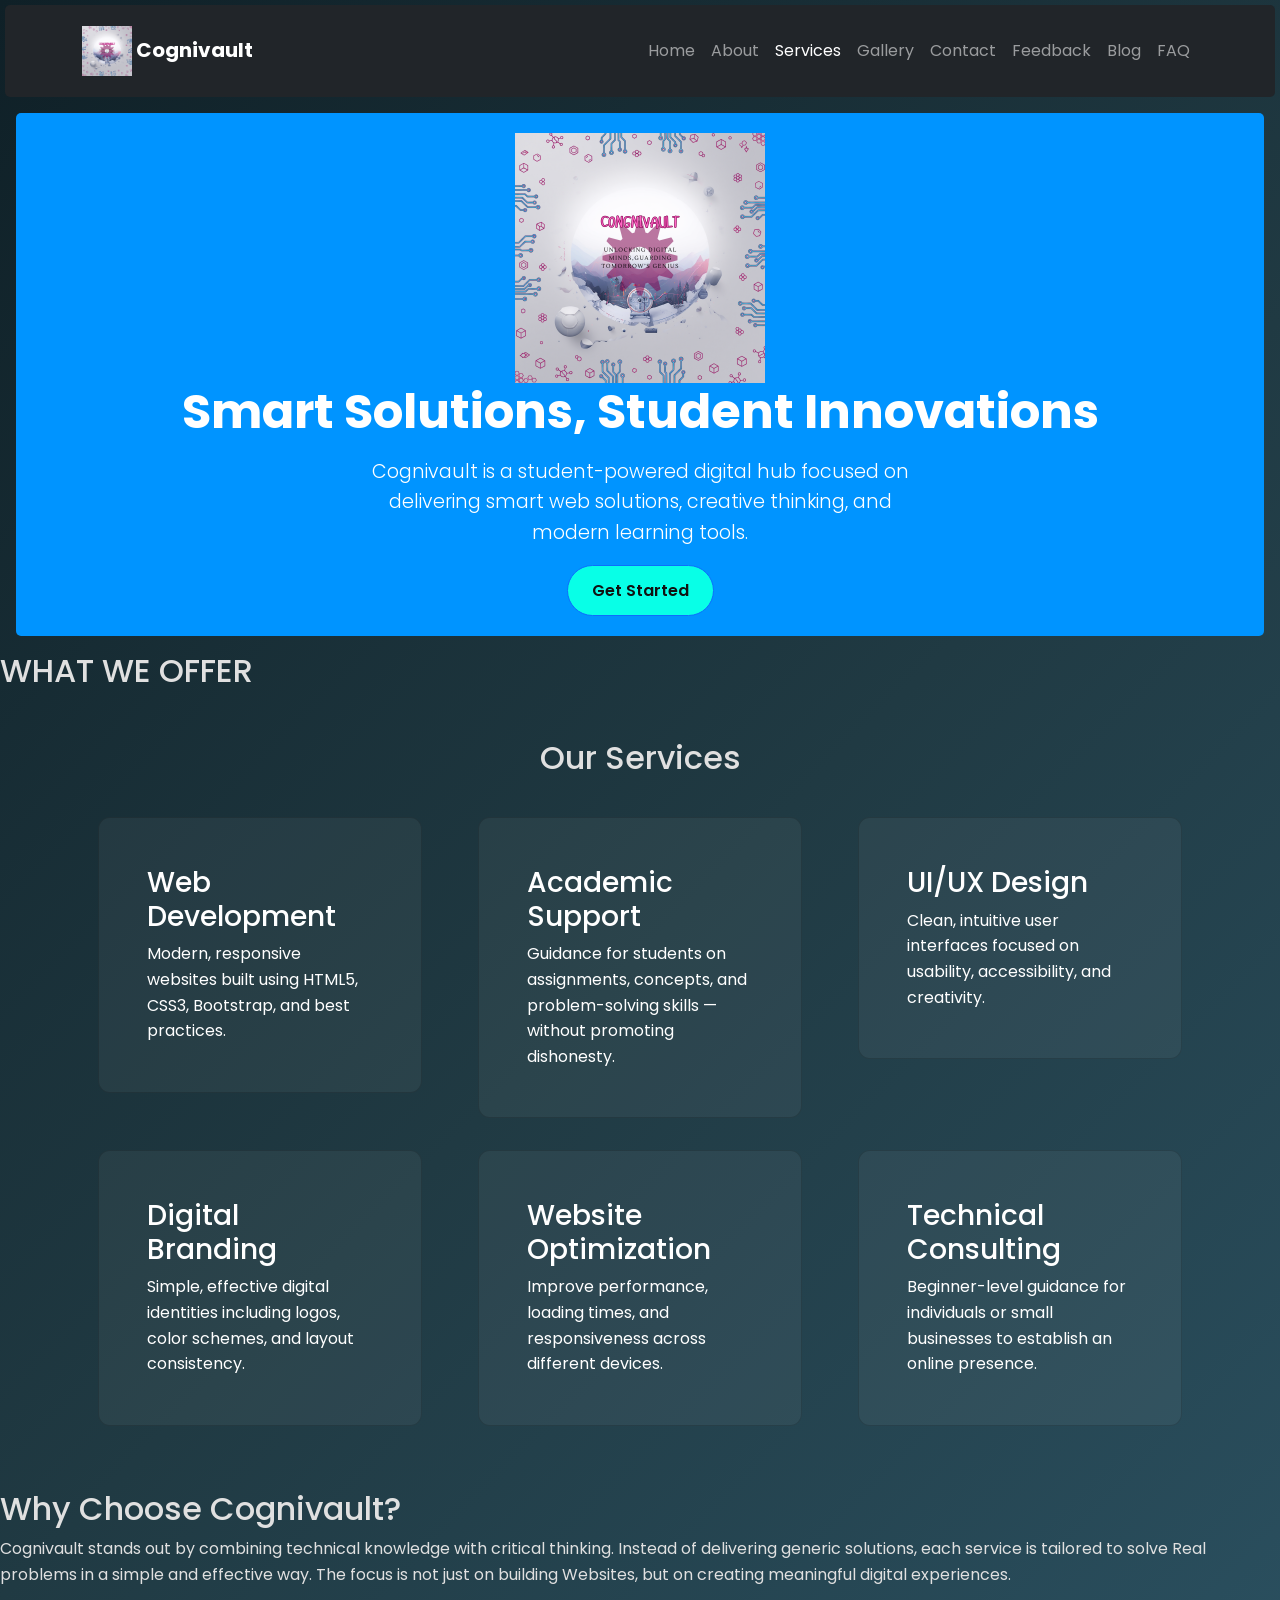
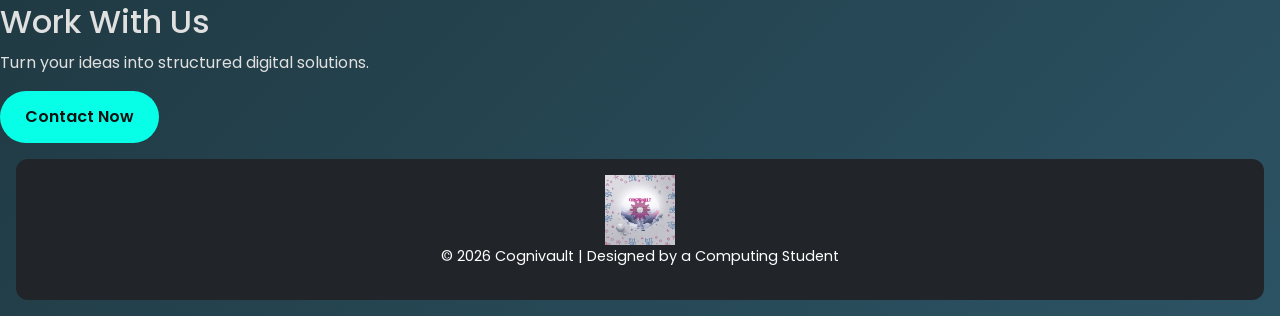
<file: services.html>
<!DOCTYPE html> 

<html lang="en"> 

<head> 

    <meta charset="UTF-8"> 

    <meta name="viewport" content="width=device-width, initial-scale=1.0">

    <title>Cognivault Services | Smart Tools for Learning</title> 

    <!--Bootsrap CSS-->
    <link rel="stylesheet" href="https://cdn.jsdelivr.net/npm/bootstrap@5.3.2/dist/css/bootstrap.min.css"> 

    <!--Custom CSS-->
    <link rel="stylesheet" href="css/styles.css"> 

    <!--Google Fonts -->
    <link rel="stylesheet" href="https://fonts.googleapis.com/css2?family=Poppins:wght@300;500;700&display=swap"> 

</head> 
 
<body> 

    <!-- NAVIGATION --> 
<nav class="navbar navbar-expand-lg navbar-dark bg-dark"> 

  <div class="container"> 
    
    <!--Logo+Brand-->
    <a class="navbar-brand fw-bold" href="index.html"> 
            <img src="./images/logo.png" alt="Cognivault Logo" class="img-fluid nav-logo" loading="lazy">
      Cognivault
    </a>

    <!--Toggler-->
    <button class="navbar-toggler" type="button" data-bs-toggle="collapse" data-bs-target="#navMenu"> 

      <span class="navbar-toggler-icon"></span> 

    </button> 
    

    <div class="collapse navbar-collapse" id="navMenu"> 

      <ul class="navbar-nav ms-auto">

        <li class="nav-item"><a class="nav-link" href="index.html">Home</a></li> 

        <li class="nav-item"><a class="nav-link" href="about.html">About</a></li> 

        <li class="nav-item"><a class="nav-link active" href="services.html">Services</a></li> 

        <li class="nav-item"><a class="nav-link" href="gallery.html">Gallery</a></li> 

        <li class="nav-item"><a class="nav-link" href="contact.html">Contact</a></li> 

        <li class="nav-item"><a class="nav-link" href="feedback.html">Feedback</a></li> 
  
        <li class="nav-item"><a class="nav-link" href="blog.html">Blog</a></li>
        
        <li class="nav-item"><a class="nav-link" href="faq.html">FAQ</a></li> 
        
      </ul> 

    </div> 

  </div> 

</nav> 
 
    <!-- HERO SECTION --> 

  <section class="hero text-center"> 
    
            <img src="./images/logo.png" alt="Cognivault Logo" class="img-fluid hero-logo" loading="lazy">

        <div class="container"> 

            <h1 class="display-5 fw-bold mb-3">Smart Solutions, Student Innovations</h1> 

            <p class="lead px-3">Cognivault is a student-powered digital hub focused on delivering smart web solutions, creative thinking, and modern learning tools. </p> 

            <a href="contact.html" class="btn btn-outline-primary mt-3">Get Started</a> 

        </div> 

    </section> 

 
    <!--ORIGINAL CUSTOM SERVICES-->

    <section class="services-preview">

        <h2>WHAT WE OFFER</h2> 

        <div class="services-container">
            <!--Your six custom service cards remain here-->
            <!--Web Development, Academic Support, UI/UX Design, Digital Branding, Website Optimization, Technical Cnsulting-->
        </div>
    </section>
    
    <!--BOOTSTRAP SERVICES SECTION-->
    <section class="services my-5"> 

  <div class="container"> 

    <h2 class="text-center mb-4">Our Services</h2> 

    <div class="row"> 

       

      <!-- Service 1 --> 

      <div class="col-md-4"> 

        <div class="card"> 

          <div class="card-body"> 

            <h3 class="card-title">Web Development</h3> 

            <p class="card-text"> 

              Modern, responsive websites built using HTML5, CSS3, Bootstrap, and best practices. 

            </p> 

          </div> 

        </div> 

      </div> 

 

      <!-- Service 2 --> 

      <div class="col-md-4"> 

        <div class="card"> 

          <div class="card-body"> 

            <h3 class="card-title">Academic Support</h3> 

            <p class="card-text"> 

              Guidance for students on assignments, concepts, and problem-solving skills — without promoting dishonesty. 

            </p> 

          </div> 

        </div> 

      </div> 

 

      <!-- Service 3 --> 

      <div class="col-md-4"> 

        <div class="card"> 

          <div class="card-body"> 

            <h3 class="card-title">UI/UX Design</h3> 

            <p class="card-text"> 

              Clean, intuitive user interfaces focused on usability, accessibility, and creativity. 

            </p> 

          </div> 

        </div> 

      </div> 

 

      <!-- Service 4 --> 

      <div class="col-md-4"> 

        <div class="card"> 

          <div class="card-body"> 

            <h3 class="card-title">Digital Branding</h3> 

            <p class="card-text"> 

              Simple, effective digital identities including logos, color schemes, and layout consistency. 

            </p> 

          </div> 

        </div> 

      </div> 

 

      <!-- Service 5 --> 

      <div class="col-md-4"> 

        <div class="card"> 

          <div class="card-body"> 

            <h3 class="card-title">Website Optimization</h3> 

            <p class="card-text"> 

              Improve performance, loading times, and responsiveness across different devices. 

            </p> 

          </div> 

        </div> 

      </div> 

 

      <!-- Service 6 --> 

      <div class="col-md-4"> 

        <div class="card"> 

          <div class="card-body"> 

            <h3 class="card-title">Technical Consulting</h3> 

            <p class="card-text"> 

              Beginner-level guidance for individuals or small businesses to establish an online presence. 

            </p> 

          </div> 

        </div> 

      </div> 

 

    </div> 

  </div> 

</section> 

 
    <!--WHY CHOOSE US-->

    <section class="about-preview"> 

        <h2>Why Choose Cognivault?</h2> 

        <p> 

            Cognivault stands out by combining technical knowledge with critical thinking.  

            Instead of delivering generic solutions, each service is tailored to solve  

            Real problems in a simple and effective way. The focus is not just on building  

            Websites, but on creating meaningful digital experiences. 

        </p> 

    </section> 

 

    <!--CALL TO ACTION-->

    <section class="cta">

        <h2>Work With Us</h2> 

        <p>Turn your ideas into structured digital solutions.</p> 

        <a href="contact.html" class="btn">Contact Now</a> 

    </section> 

 
    <!-- FOOTER -->
      <footer class="bg-dark text-white text-center py-3">
            <img src="./images/logo.png" alt="Cognivault Logo" class="img-fluid footer-logo" loading="lazy">
       <p>&copy; 2026 Cognivault | Designed by a Computing Student</p> 
      </footer>

    <!--Bootstrap JS Bundle-->
    <script src="https://cdn.jsdelivr.net/npm/bootstrap@5.3.2/dist/js/bootstrap.bundle.min.js"></script>
     
    <!--Custom JS-->
    <script src="js/script.js"></script>

</body> 

</html>
</file>
<file: css/styles.css>
/* GLOBAL RESET & BASE */ 

* { 

    margin: 0; 

    padding: 0; 

    box-sizing: border-box; 

} 

 

body { 

    font-family: 'Poppins', sans-serif; 

    background: linear-gradient(135deg, #0f2027, #203a43, #2c5364); 

    color: #e0e0e0; 

    line-height: 1.6; 

} 

 

/* NAVBAR - Glassmorphism */ 

.navbar { 

    display: flex; 

    justify-content: space-between; 

    align-items: center; 

    background: rgba(255, 255, 255, 0.1); 

    backdrop-filter: blur(10px); 

    padding: 1rem 2rem; 

    border-radius: 5px; 

    margin: 5px; 

} 

 

.nav-logo { 

    max-width: 50px;   /* default small logo for navbar */ 

    height: auto; 

} 

 

.nav-links { 

    list-style: none; 

    display: flex; 

    gap: 1.5rem; 

} 

 

.nav-links a { 

    color: #fff; 

    text-decoration: none; 

    position: relative; 

} 

 

.nav-links a::after { 

    content: ''; 

    position: absolute; 

    width: 0%; 

    height: 2px; 

    bottom: -4px; 

    left: 0; 

    background: #00ffe7; 

    transition: width 0.3s ease; 

} 

 

.nav-links a:hover::after { 

    width: 100%; 

} 

 

/* HERO SECTION */ 

.hero { 

    text-align: center; 

    padding: 20px 10px; 

    background: #0094ff; /* bright blue background */ 

    color: #ffffff;      /* white text */ 

    border-radius: 5px; 

    margin: 1rem; 

} 

 

.hero-logo { 

    max-width: 250px;  /* default hero logo size */ 

    height: auto; 

} 

 

@media (max-width: 768px) { 

    .hero-logo { 

        max-width: 150px;  /* smaller hero logo on mobile */ 

    } 

} 

 

.hero h2 { 

    font-size: 3rem; 

    margin-bottom: 1rem; 

    text-shadow: 0 0 10px rgba(0,0,0,0.5); 

} 

 

.hero p { 

    font-size: 1.2rem; 

    max-width: 600px; 

    margin: auto; 

} 

 

/* BUTTONS - Futuristic Glow */ 

.btn { 

    display: inline-block; 

    background: #08ffe7; 

    color: #111; 

    padding: 0.8rem 1.5rem; 

    border-radius: 30px; 

    text-decoration: none; 

    font-weight: 600; 

    transition: all 0.3s ease; 

} 

 

.btn:hover { 

    background: #ff6ec4; 

    color: #fff; 

    box-shadow: 0 0 15px #ff6ec4; 

} 

 

/* CARDS */ 

.card { 

    background: rgba(255, 255, 255, 0.05); 

    border-radius: 12px; 

    padding: 2rem; 

    margin: 1rem; 

    transition: transform 0.3s ease, box-shadow 0.3s ease; 

    color: #ffffff; /* white text inside cards */ 

} 

 

.card:hover { 

    transform: translateY(-10px); 

    box-shadow: 0 0 50px #0094ff; 

} 

 

/* FOOTER */ 

footer { 

    text-align: center; 

    padding: 2rem; 

    background: rgba(255, 255, 255, 0.05); 

    backdrop-filter: blur(10px); 

    border-radius: 12px; 

    margin: 1rem; 

    font-size: 0.9rem; 

} 

 

.footer-logo { 

    max-width: 70px;   /* default footer logo size */ 

    height: auto; 

}
</file>
